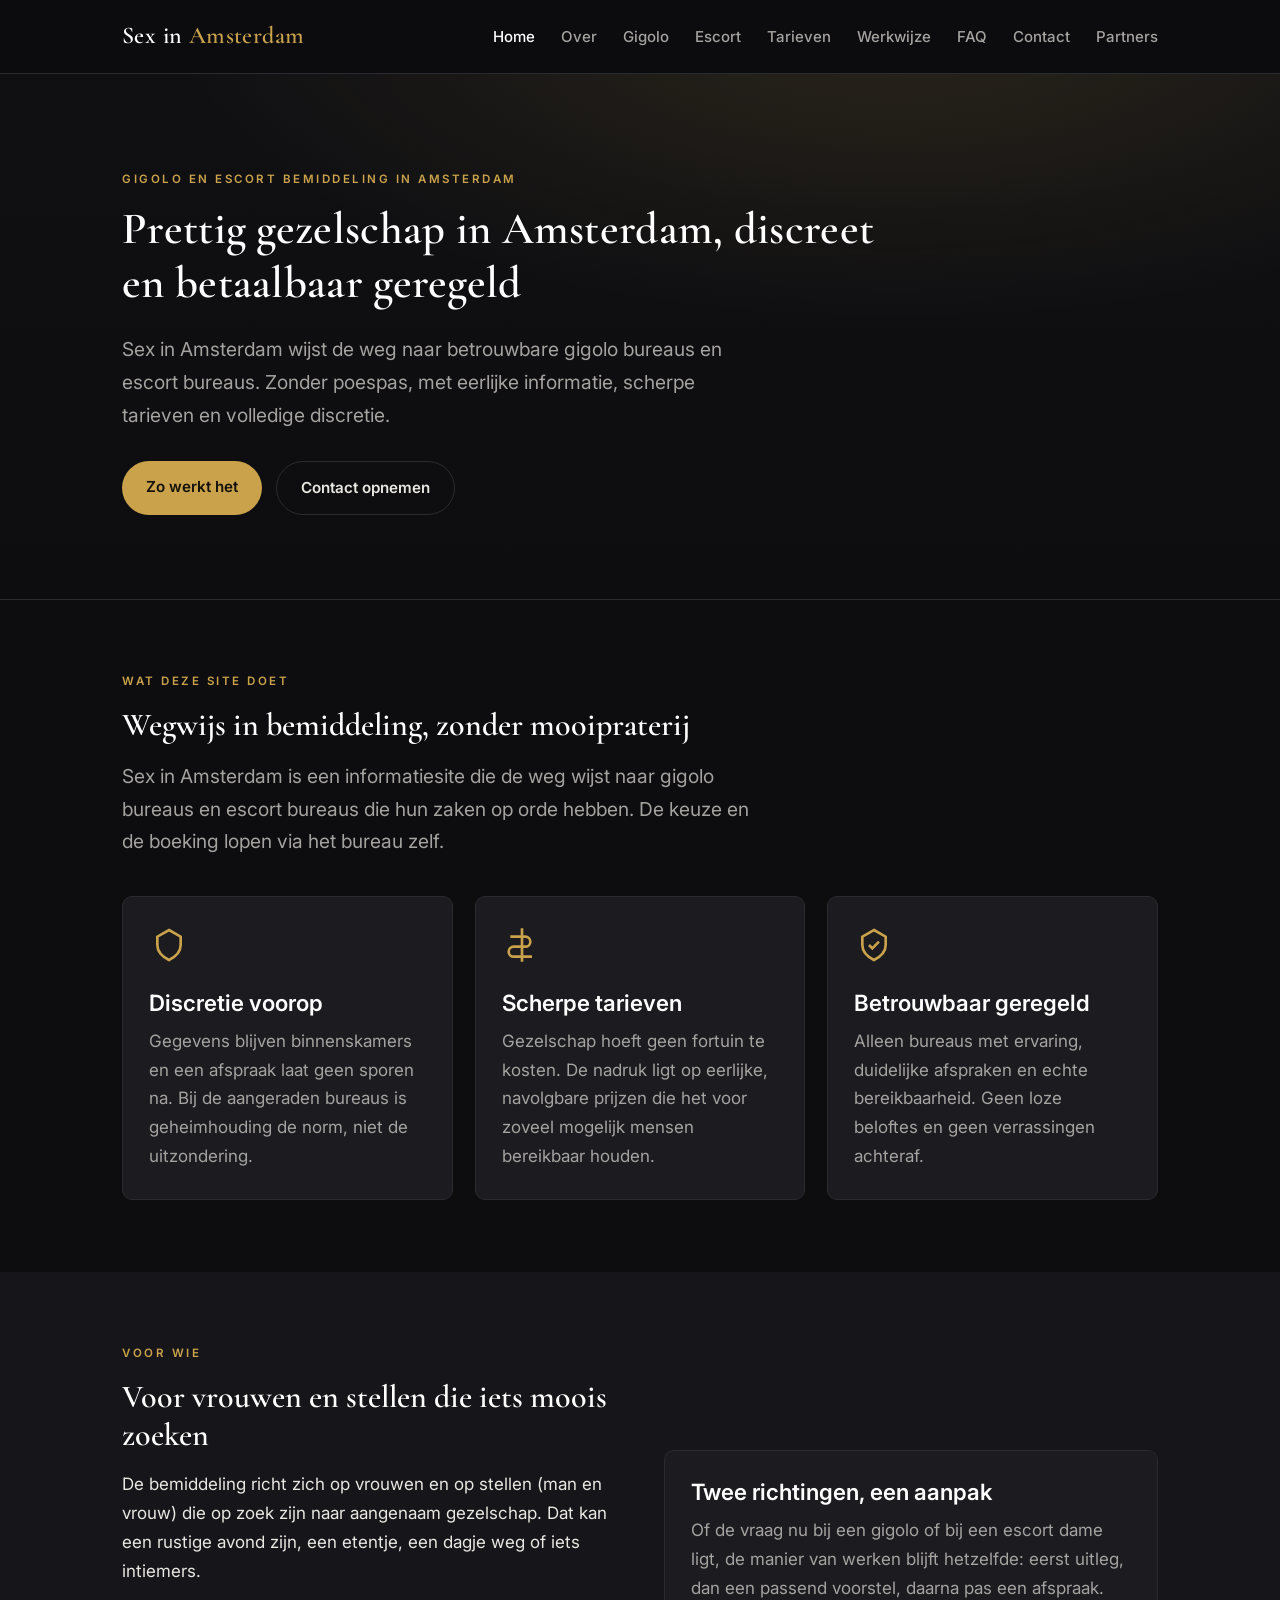
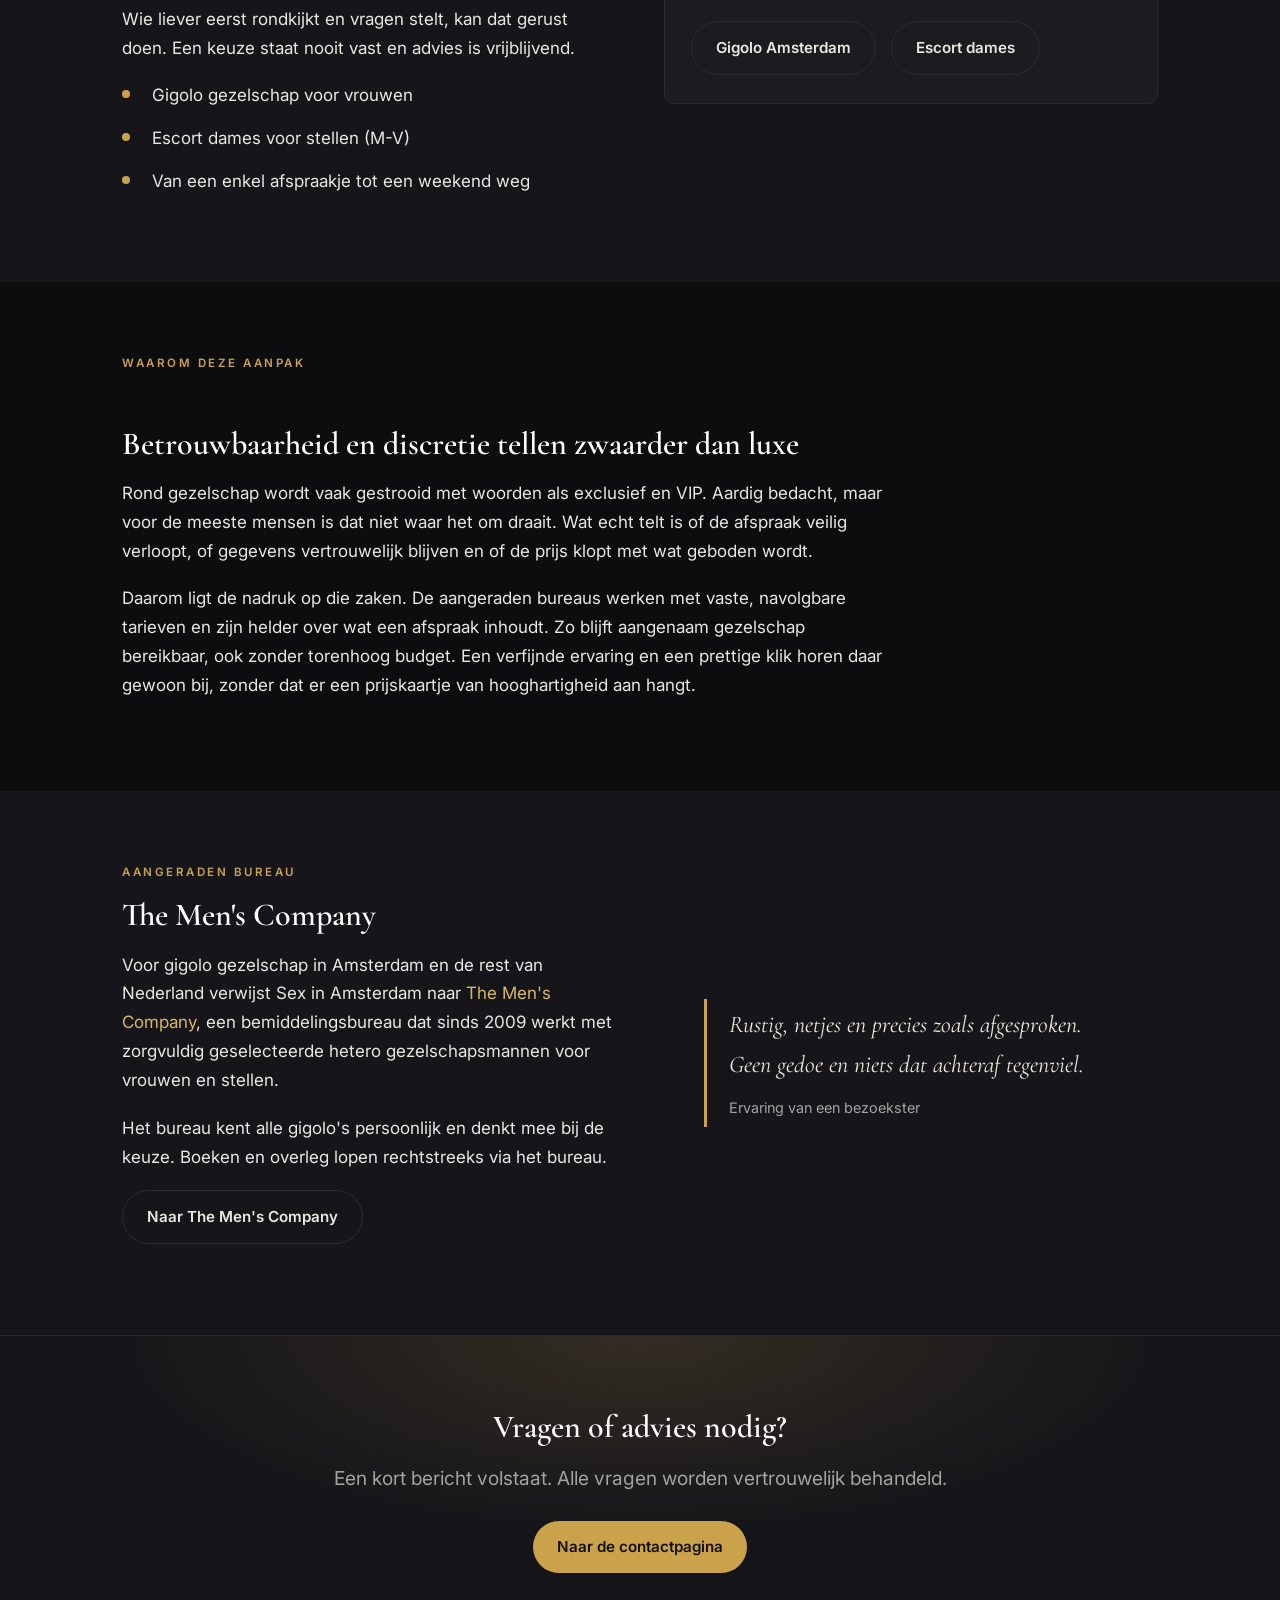
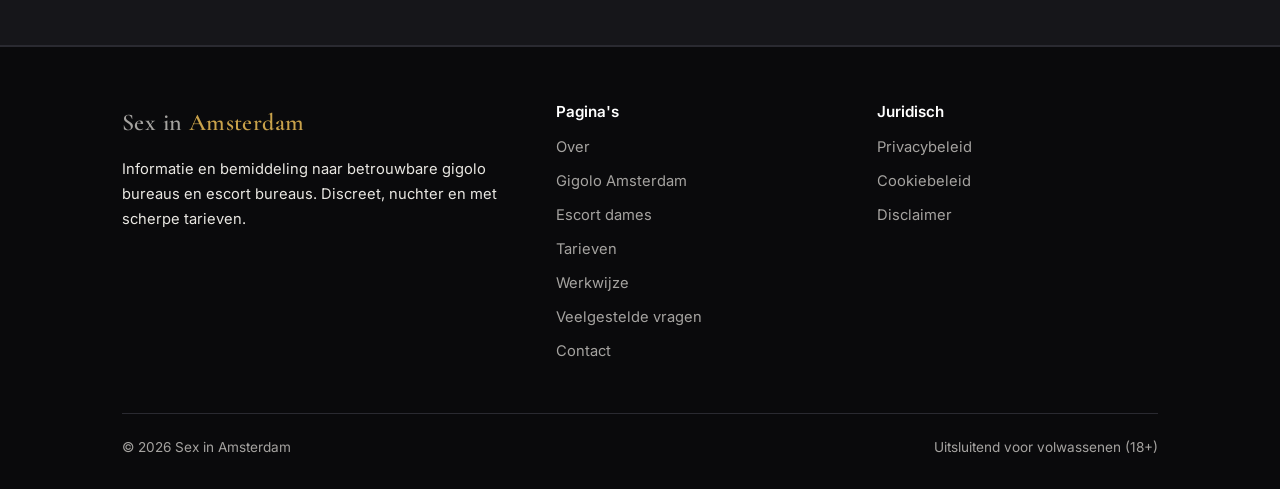
<file: index.html>
<!DOCTYPE html>
<html lang="nl">
<head>
<meta charset="utf-8">
<meta name="viewport" content="width=device-width, initial-scale=1">
<title>Sex in Amsterdam | Gigolo en escort bemiddeling, discreet en betaalbaar</title>
<meta name="description" content="Sex in Amsterdam wijst de weg naar betrouwbare gigolo bureaus en escort bureaus. Eerlijke informatie, scherpe tarieven en volledige discretie. Voor vrouwen en stellen.">
<link rel="canonical" href="https://sex-in-amsterdam.nl/">
<meta property="og:title" content="Sex in Amsterdam | Gigolo en escort bemiddeling">
<meta property="og:description" content="Betrouwbare gigolo en escort bemiddeling in Amsterdam. Discreet, nuchter en met scherpe tarieven.">
<meta property="og:type" content="website">
<meta property="og:locale" content="nl_NL">
<meta property="og:url" content="https://sex-in-amsterdam.nl/">
<meta name="robots" content="index, follow">
<link rel="icon" href="/assets/favicon.svg" type="image/svg+xml">
<link rel="preconnect" href="https://fonts.googleapis.com">
<link rel="preconnect" href="https://fonts.gstatic.com" crossorigin>
<link href="https://fonts.googleapis.com/css2?family=Cormorant+Garamond:wght@500;600&family=Inter:wght@400;500;600&display=swap" rel="stylesheet">
<link rel="stylesheet" href="/assets/styles.css">
</head>
<body>
<header class="site-header">
  <nav class="nav">
    <a href="/" class="brand">Sex in <span>Amsterdam</span></a>
    <button class="nav-toggle" aria-label="Menu" aria-expanded="false">Menu</button>
    <ul class="nav-links">
      <li><a href="/" class="active">Home</a></li>
      <li><a href="/over.html">Over</a></li>
      <li><a href="/gigolo-amsterdam.html">Gigolo</a></li>
      <li><a href="/escort-amsterdam.html">Escort</a></li>
      <li><a href="/tarieven.html">Tarieven</a></li>
      <li><a href="/werkwijze.html">Werkwijze</a></li>
      <li><a href="/faq.html">FAQ</a></li>
      <li><a href="/contact.html">Contact</a></li><li><a href="/partners.html">Partners</a></li>
    </ul>
  </nav>
</header>

<section class="hero">
  <div class="container">
    <p class="eyebrow">Gigolo en escort bemiddeling in Amsterdam</p>
    <h1>Prettig gezelschap in Amsterdam, discreet en betaalbaar geregeld</h1>
    <p class="lead">Sex in Amsterdam wijst de weg naar betrouwbare gigolo bureaus en escort bureaus. Zonder poespas, met eerlijke informatie, scherpe tarieven en volledige discretie.</p>
    <div class="hero-actions">
      <a href="/werkwijze.html" class="btn btn-primary">Zo werkt het</a>
      <a href="/contact.html" class="btn btn-ghost">Contact opnemen</a>
    </div>
  </div>
</section>

<section class="section">
  <div class="container">
    <p class="eyebrow">Wat deze site doet</p>
    <h2>Wegwijs in bemiddeling, zonder mooipraterij</h2>
    <p class="lead" style="margin-bottom:38px;">Sex in Amsterdam is een informatiesite die de weg wijst naar gigolo bureaus en escort bureaus die hun zaken op orde hebben. De keuze en de boeking lopen via het bureau zelf.</p>
    <div class="grid grid-3">
      <div class="card">
        <svg class="icon" viewBox="0 0 24 24" fill="none" stroke="currentColor" stroke-width="1.6"><path d="M12 3l7 4v5c0 4-3 7-7 9-4-2-7-5-7-9V7l7-4z"/></svg>
        <h3>Discretie voorop</h3>
        <p>Gegevens blijven binnenskamers en een afspraak laat geen sporen na. Bij de aangeraden bureaus is geheimhouding de norm, niet de uitzondering.</p>
      </div>
      <div class="card">
        <svg class="icon" viewBox="0 0 24 24" fill="none" stroke="currentColor" stroke-width="1.6"><path d="M12 2v20M5 7h9a3 3 0 010 6H7a3 3 0 000 6h11"/></svg>
        <h3>Scherpe tarieven</h3>
        <p>Gezelschap hoeft geen fortuin te kosten. De nadruk ligt op eerlijke, navolgbare prijzen die het voor zoveel mogelijk mensen bereikbaar houden.</p>
      </div>
      <div class="card">
        <svg class="icon" viewBox="0 0 24 24" fill="none" stroke="currentColor" stroke-width="1.6"><path d="M9 12l2 2 4-4M12 3l7 4v5c0 4-3 7-7 9-4-2-7-5-7-9V7l7-4z"/></svg>
        <h3>Betrouwbaar geregeld</h3>
        <p>Alleen bureaus met ervaring, duidelijke afspraken en echte bereikbaarheid. Geen loze beloftes en geen verrassingen achteraf.</p>
      </div>
    </div>
  </div>
</section>

<section class="section section-soft">
  <div class="container split">
    <div>
      <p class="eyebrow">Voor wie</p>
      <h2>Voor vrouwen en stellen die iets moois zoeken</h2>
      <p>De bemiddeling richt zich op vrouwen en op stellen (man en vrouw) die op zoek zijn naar aangenaam gezelschap. Dat kan een rustige avond zijn, een etentje, een dagje weg of iets intiemers.</p>
      <p>Wie liever eerst rondkijkt en vragen stelt, kan dat gerust doen. Een keuze staat nooit vast en advies is vrijblijvend.</p>
      <ul class="checklist">
        <li>Gigolo gezelschap voor vrouwen</li>
        <li>Escort dames voor stellen (M-V)</li>
        <li>Van een enkel afspraakje tot een weekend weg</li>
      </ul>
    </div>
    <div>
      <div class="card">
        <h3>Twee richtingen, een aanpak</h3>
        <p style="margin-bottom:18px;">Of de vraag nu bij een gigolo of bij een escort dame ligt, de manier van werken blijft hetzelfde: eerst uitleg, dan een passend voorstel, daarna pas een afspraak.</p>
        <a href="/gigolo-amsterdam.html" class="btn btn-ghost" style="margin-right:10px;">Gigolo Amsterdam</a>
        <a href="/escort-amsterdam.html" class="btn btn-ghost">Escort dames</a>
      </div>
    </div>
  </div>
</section>

<section class="section">
  <div class="container">
    <div class="prose">
      <p class="eyebrow">Waarom deze aanpak</p>
      <h2>Betrouwbaarheid en discretie tellen zwaarder dan luxe</h2>
      <p>Rond gezelschap wordt vaak gestrooid met woorden als exclusief en VIP. Aardig bedacht, maar voor de meeste mensen is dat niet waar het om draait. Wat echt telt is of de afspraak veilig verloopt, of gegevens vertrouwelijk blijven en of de prijs klopt met wat geboden wordt.</p>
      <p>Daarom ligt de nadruk op die zaken. De aangeraden bureaus werken met vaste, navolgbare tarieven en zijn helder over wat een afspraak inhoudt. Zo blijft aangenaam gezelschap bereikbaar, ook zonder torenhoog budget. Een verfijnde ervaring en een prettige klik horen daar gewoon bij, zonder dat er een prijskaartje van hooghartigheid aan hangt.</p>
    </div>
  </div>
</section>

<section class="section section-soft">
  <div class="container split">
    <div>
      <p class="eyebrow">Aangeraden bureau</p>
      <h2>The Men's Company</h2>
      <p>Voor gigolo gezelschap in Amsterdam en de rest van Nederland verwijst Sex in Amsterdam naar <a href="https://www.gigolo-services.com/" rel="nofollow noopener" target="_blank">The Men's Company</a>, een bemiddelingsbureau dat sinds 2009 werkt met zorgvuldig geselecteerde hetero gezelschapsmannen voor vrouwen en stellen.</p>
      <p>Het bureau kent alle gigolo's persoonlijk en denkt mee bij de keuze. Boeken en overleg lopen rechtstreeks via het bureau.</p>
      <p><a href="https://www.gigolo-services.com/gigolo-amsterdam/" rel="nofollow noopener" target="_blank" class="btn btn-ghost">Naar The Men's Company</a></p>
    </div>
    <div>
      <blockquote class="quote">
        Rustig, netjes en precies zoals afgesproken. Geen gedoe en niets dat achteraf tegenviel.
        <cite>Ervaring van een bezoekster</cite>
      </blockquote>
    </div>
  </div>
</section>

<section class="section cta-band">
  <div class="container">
    <h2>Vragen of advies nodig?</h2>
    <p class="lead" style="margin:0 auto 26px;">Een kort bericht volstaat. Alle vragen worden vertrouwelijk behandeld.</p>
    <a href="/contact.html" class="btn btn-primary">Naar de contactpagina</a>
  </div>
</section>

<footer class="site-footer">
  <div class="container">
    <div class="footer-grid">
      <div>
        <a href="/" class="brand">Sex in <span>Amsterdam</span></a>
        <p style="margin-top:14px;">Informatie en bemiddeling naar betrouwbare gigolo bureaus en escort bureaus. Discreet, nuchter en met scherpe tarieven.</p>
      </div>
      <div>
        <h4>Pagina's</h4>
        <ul>
          <li><a href="/over.html">Over</a></li>
          <li><a href="/gigolo-amsterdam.html">Gigolo Amsterdam</a></li>
          <li><a href="/escort-amsterdam.html">Escort dames</a></li>
          <li><a href="/tarieven.html">Tarieven</a></li>
          <li><a href="/werkwijze.html">Werkwijze</a></li>
          <li><a href="/faq.html">Veelgestelde vragen</a></li>
          <li><a href="/contact.html">Contact</a></li>
        </ul>
      </div>
      <div>
        <h4>Juridisch</h4>
        <ul>
          <li><a href="/privacybeleid.html">Privacybeleid</a></li>
          <li><a href="/cookiebeleid.html">Cookiebeleid</a></li>
          <li><a href="/disclaimer.html">Disclaimer</a></li>
        </ul>
      </div>
    </div>
    <div class="footer-bottom">
      <span>&copy; 2026 Sex in Amsterdam</span>
      <span>Uitsluitend voor volwassenen (18+)</span>
    </div>
  </div>
</footer>
<script>
  var t = document.querySelector('.nav-toggle');
  var l = document.querySelector('.nav-links');
  if (t) t.addEventListener('click', function () {
    var open = l.classList.toggle('open');
    t.setAttribute('aria-expanded', open);
  });
</script>
</body>
</html>
</file>
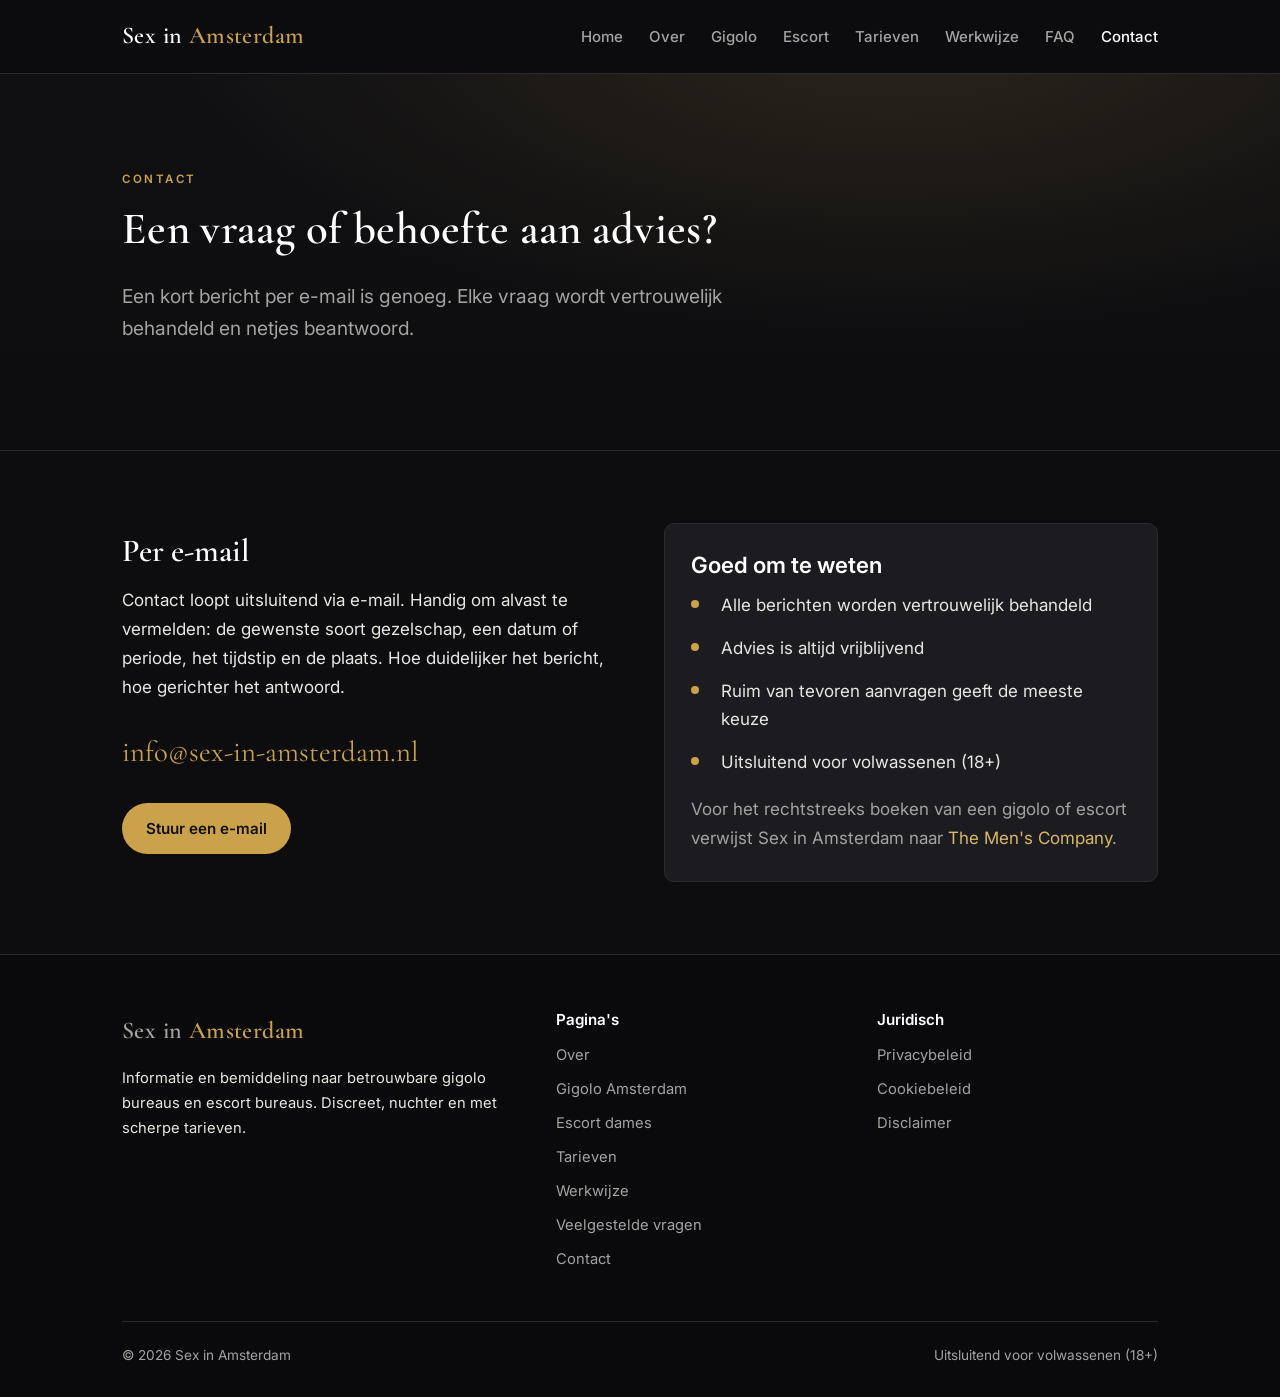
<file: contact.html>
<!DOCTYPE html>
<html lang="nl">
<head>
<meta charset="utf-8">
<meta name="viewport" content="width=device-width, initial-scale=1">
<title>Contact | Sex in Amsterdam</title>
<meta name="description" content="Contact opnemen met Sex in Amsterdam voor vragen of vrijblijvend advies over gigolo en escort bemiddeling. Alles wordt vertrouwelijk behandeld.">
<link rel="canonical" href="https://sex-in-amsterdam.nl/contact.html">
<meta property="og:title" content="Contact | Sex in Amsterdam">
<meta property="og:description" content="Vragen of vrijblijvend advies? Een kort bericht is genoeg. Vertrouwelijk behandeld.">
<meta property="og:type" content="website">
<meta property="og:locale" content="nl_NL">
<meta name="robots" content="index, follow">
<link rel="icon" href="/assets/favicon.svg" type="image/svg+xml">
<link rel="preconnect" href="https://fonts.googleapis.com">
<link rel="preconnect" href="https://fonts.gstatic.com" crossorigin>
<link href="https://fonts.googleapis.com/css2?family=Cormorant+Garamond:wght@500;600&family=Inter:wght@400;500;600&display=swap" rel="stylesheet">
<link rel="stylesheet" href="/assets/styles.css">
</head>
<body>
<header class="site-header">
  <nav class="nav">
    <a href="/" class="brand">Sex in <span>Amsterdam</span></a>
    <button class="nav-toggle" aria-label="Menu" aria-expanded="false">Menu</button>
    <ul class="nav-links">
      <li><a href="/">Home</a></li>
      <li><a href="/over.html">Over</a></li>
      <li><a href="/gigolo-amsterdam.html">Gigolo</a></li>
      <li><a href="/escort-amsterdam.html">Escort</a></li>
      <li><a href="/tarieven.html">Tarieven</a></li>
      <li><a href="/werkwijze.html">Werkwijze</a></li>
      <li><a href="/faq.html">FAQ</a></li>
      <li><a href="/contact.html" class="active">Contact</a></li>
    </ul>
  </nav>
</header>

<section class="hero">
  <div class="container">
    <p class="eyebrow">Contact</p>
    <h1>Een vraag of behoefte aan advies?</h1>
    <p class="lead">Een kort bericht per e-mail is genoeg. Elke vraag wordt vertrouwelijk behandeld en netjes beantwoord.</p>
  </div>
</section>

<section class="section">
  <div class="container">
    <div class="split">
      <div>
        <h2>Per e-mail</h2>
        <p>Contact loopt uitsluitend via e-mail. Handig om alvast te vermelden: de gewenste soort gezelschap, een datum of periode, het tijdstip en de plaats. Hoe duidelijker het bericht, hoe gerichter het antwoord.</p>
        <p style="margin-top:26px;">
          <a class="contact-mail" href="mailto:info@sex-in-amsterdam.nl">info@sex-in-amsterdam.nl</a>
        </p>
        <p style="margin-top:26px;">
          <a href="mailto:info@sex-in-amsterdam.nl" class="btn btn-primary">Stuur een e-mail</a>
        </p>
      </div>
      <div>
        <div class="card">
          <h3>Goed om te weten</h3>
          <ul class="checklist" style="margin-top:12px;">
            <li>Alle berichten worden vertrouwelijk behandeld</li>
            <li>Advies is altijd vrijblijvend</li>
            <li>Ruim van tevoren aanvragen geeft de meeste keuze</li>
            <li>Uitsluitend voor volwassenen (18+)</li>
          </ul>
          <p style="margin-top:18px;">Voor het rechtstreeks boeken van een gigolo of escort verwijst Sex in Amsterdam naar <a href="https://www.gigolo-services.com/" rel="nofollow noopener" target="_blank">The Men's Company</a>.</p>
        </div>
      </div>
    </div>
  </div>
</section>

<footer class="site-footer">
  <div class="container">
    <div class="footer-grid">
      <div>
        <a href="/" class="brand">Sex in <span>Amsterdam</span></a>
        <p style="margin-top:14px;">Informatie en bemiddeling naar betrouwbare gigolo bureaus en escort bureaus. Discreet, nuchter en met scherpe tarieven.</p>
      </div>
      <div>
        <h4>Pagina's</h4>
        <ul>
          <li><a href="/over.html">Over</a></li>
          <li><a href="/gigolo-amsterdam.html">Gigolo Amsterdam</a></li>
          <li><a href="/escort-amsterdam.html">Escort dames</a></li>
          <li><a href="/tarieven.html">Tarieven</a></li>
          <li><a href="/werkwijze.html">Werkwijze</a></li>
          <li><a href="/faq.html">Veelgestelde vragen</a></li>
          <li><a href="/contact.html">Contact</a></li>
        </ul>
      </div>
      <div>
        <h4>Juridisch</h4>
        <ul>
          <li><a href="/privacybeleid.html">Privacybeleid</a></li>
          <li><a href="/cookiebeleid.html">Cookiebeleid</a></li>
          <li><a href="/disclaimer.html">Disclaimer</a></li>
        </ul>
      </div>
    </div>
    <div class="footer-bottom">
      <span>&copy; 2026 Sex in Amsterdam</span>
      <span>Uitsluitend voor volwassenen (18+)</span>
    </div>
  </div>
</footer>
<script>
  var t = document.querySelector('.nav-toggle');
  var l = document.querySelector('.nav-links');
  if (t) t.addEventListener('click', function () {
    var open = l.classList.toggle('open');
    t.setAttribute('aria-expanded', open);
  });
</script>
</body>
</html>
</file>
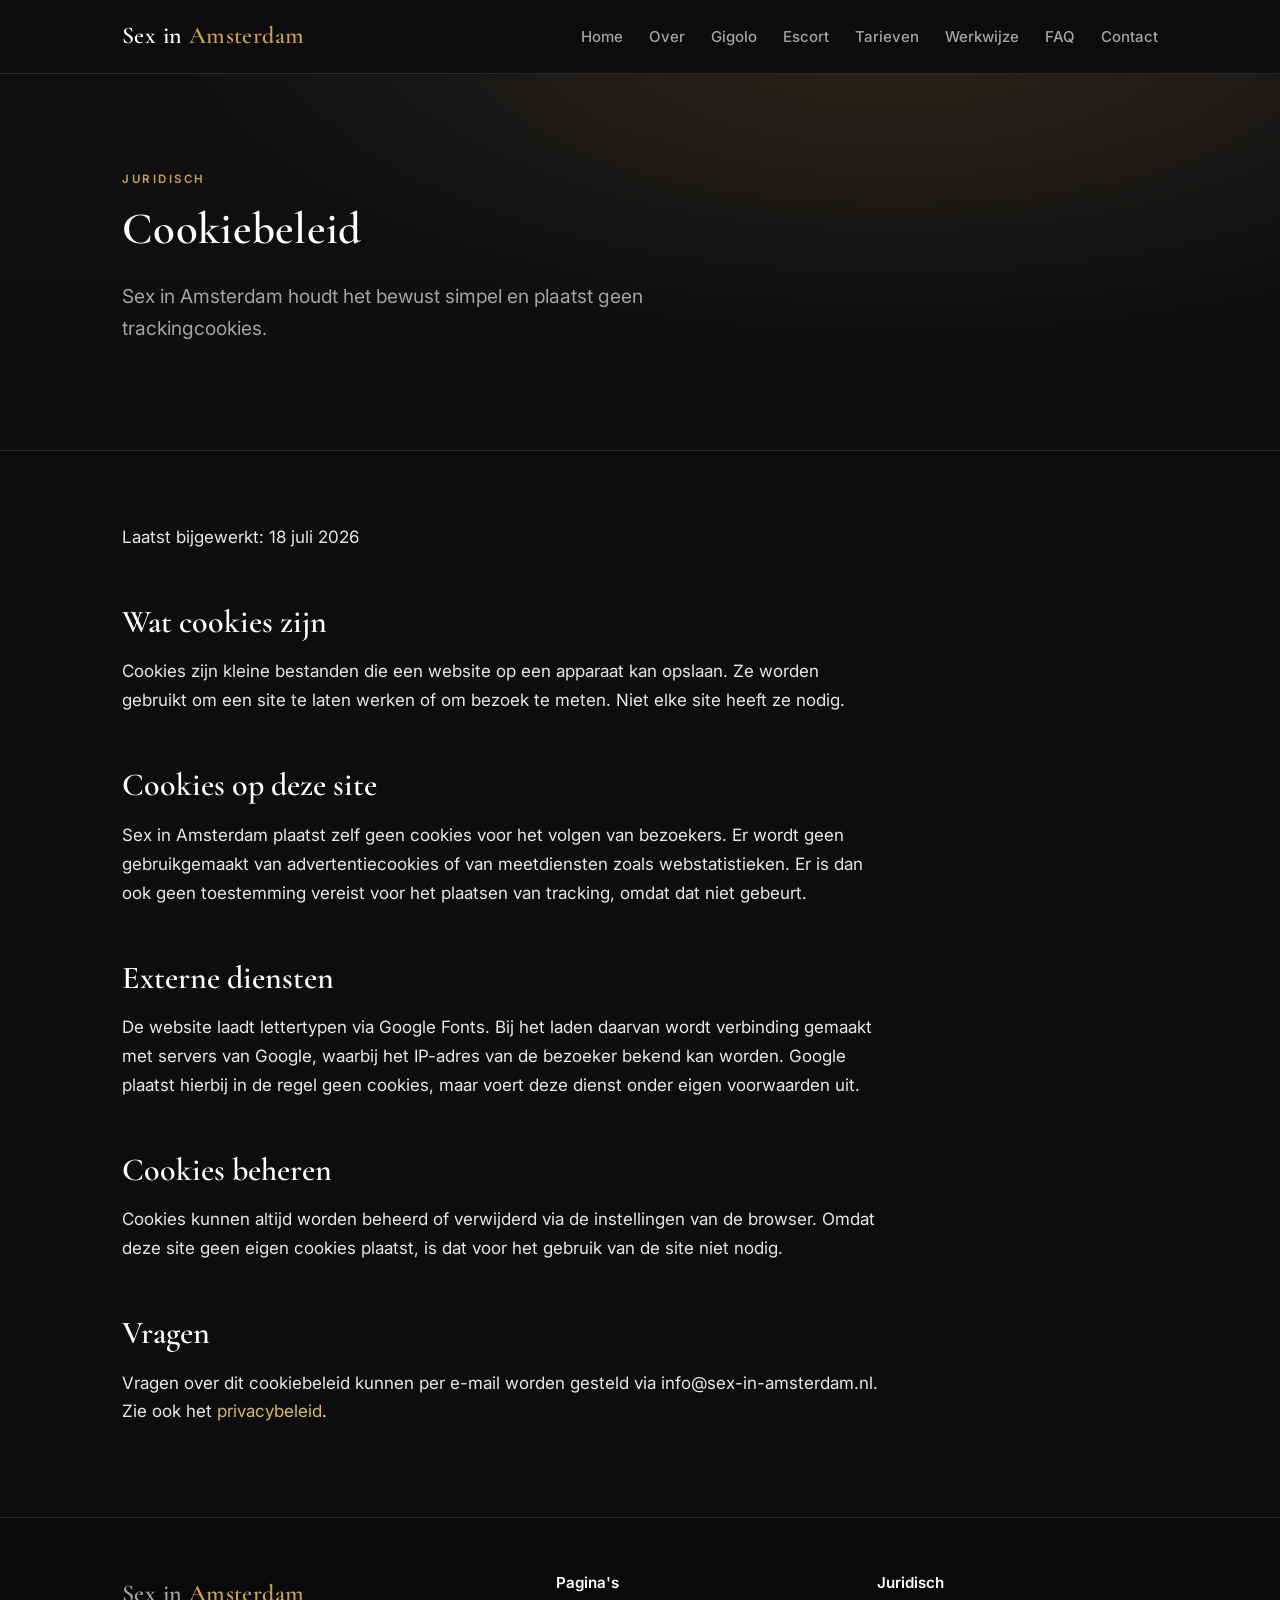
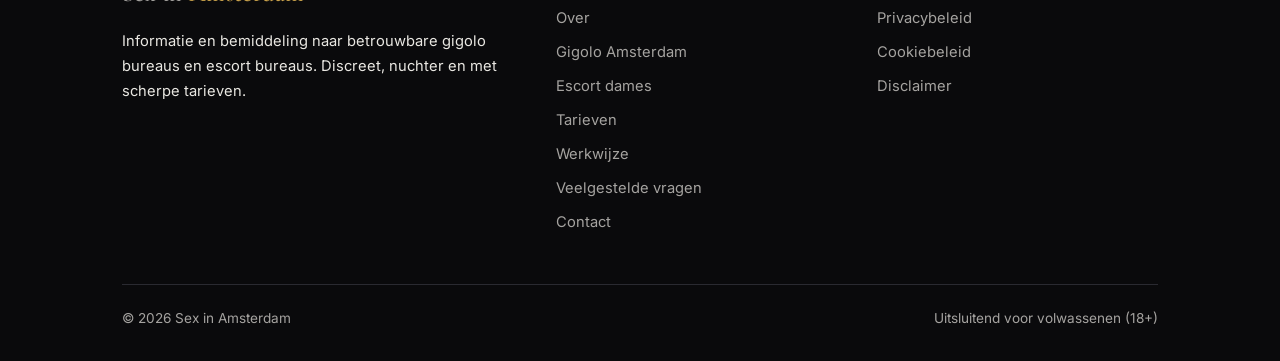
<file: cookiebeleid.html>
<!DOCTYPE html>
<html lang="nl">
<head>
<meta charset="utf-8">
<meta name="viewport" content="width=device-width, initial-scale=1">
<title>Cookiebeleid | Sex in Amsterdam</title>
<meta name="description" content="Cookiebeleid van Sex in Amsterdam: welke cookies wel en niet worden gebruikt en welke externe diensten de site laadt.">
<link rel="canonical" href="https://sex-in-amsterdam.nl/cookiebeleid.html">
<meta name="robots" content="noindex, follow">
<link rel="icon" href="/assets/favicon.svg" type="image/svg+xml">
<link rel="preconnect" href="https://fonts.googleapis.com">
<link rel="preconnect" href="https://fonts.gstatic.com" crossorigin>
<link href="https://fonts.googleapis.com/css2?family=Cormorant+Garamond:wght@500;600&family=Inter:wght@400;500;600&display=swap" rel="stylesheet">
<link rel="stylesheet" href="/assets/styles.css">
</head>
<body>
<header class="site-header">
  <nav class="nav">
    <a href="/" class="brand">Sex in <span>Amsterdam</span></a>
    <button class="nav-toggle" aria-label="Menu" aria-expanded="false">Menu</button>
    <ul class="nav-links">
      <li><a href="/">Home</a></li>
      <li><a href="/over.html">Over</a></li>
      <li><a href="/gigolo-amsterdam.html">Gigolo</a></li>
      <li><a href="/escort-amsterdam.html">Escort</a></li>
      <li><a href="/tarieven.html">Tarieven</a></li>
      <li><a href="/werkwijze.html">Werkwijze</a></li>
      <li><a href="/faq.html">FAQ</a></li>
      <li><a href="/contact.html">Contact</a></li>
    </ul>
  </nav>
</header>

<section class="hero">
  <div class="container">
    <p class="eyebrow">Juridisch</p>
    <h1>Cookiebeleid</h1>
    <p class="lead">Sex in Amsterdam houdt het bewust simpel en plaatst geen trackingcookies.</p>
  </div>
</section>

<section class="section">
  <div class="container">
    <div class="prose">
      <p>Laatst bijgewerkt: 18 juli 2026</p>

      <h2>Wat cookies zijn</h2>
      <p>Cookies zijn kleine bestanden die een website op een apparaat kan opslaan. Ze worden gebruikt om een site te laten werken of om bezoek te meten. Niet elke site heeft ze nodig.</p>

      <h2>Cookies op deze site</h2>
      <p>Sex in Amsterdam plaatst zelf geen cookies voor het volgen van bezoekers. Er wordt geen gebruikgemaakt van advertentiecookies of van meetdiensten zoals webstatistieken. Er is dan ook geen toestemming vereist voor het plaatsen van tracking, omdat dat niet gebeurt.</p>

      <h2>Externe diensten</h2>
      <p>De website laadt lettertypen via Google Fonts. Bij het laden daarvan wordt verbinding gemaakt met servers van Google, waarbij het IP-adres van de bezoeker bekend kan worden. Google plaatst hierbij in de regel geen cookies, maar voert deze dienst onder eigen voorwaarden uit.</p>

      <h2>Cookies beheren</h2>
      <p>Cookies kunnen altijd worden beheerd of verwijderd via de instellingen van de browser. Omdat deze site geen eigen cookies plaatst, is dat voor het gebruik van de site niet nodig.</p>

      <h2>Vragen</h2>
      <p>Vragen over dit cookiebeleid kunnen per e-mail worden gesteld via info@sex-in-amsterdam.nl. Zie ook het <a href="/privacybeleid.html">privacybeleid</a>.</p>
    </div>
  </div>
</section>

<footer class="site-footer">
  <div class="container">
    <div class="footer-grid">
      <div>
        <a href="/" class="brand">Sex in <span>Amsterdam</span></a>
        <p style="margin-top:14px;">Informatie en bemiddeling naar betrouwbare gigolo bureaus en escort bureaus. Discreet, nuchter en met scherpe tarieven.</p>
      </div>
      <div>
        <h4>Pagina's</h4>
        <ul>
          <li><a href="/over.html">Over</a></li>
          <li><a href="/gigolo-amsterdam.html">Gigolo Amsterdam</a></li>
          <li><a href="/escort-amsterdam.html">Escort dames</a></li>
          <li><a href="/tarieven.html">Tarieven</a></li>
          <li><a href="/werkwijze.html">Werkwijze</a></li>
          <li><a href="/faq.html">Veelgestelde vragen</a></li>
          <li><a href="/contact.html">Contact</a></li>
        </ul>
      </div>
      <div>
        <h4>Juridisch</h4>
        <ul>
          <li><a href="/privacybeleid.html">Privacybeleid</a></li>
          <li><a href="/cookiebeleid.html">Cookiebeleid</a></li>
          <li><a href="/disclaimer.html">Disclaimer</a></li>
        </ul>
      </div>
    </div>
    <div class="footer-bottom">
      <span>&copy; 2026 Sex in Amsterdam</span>
      <span>Uitsluitend voor volwassenen (18+)</span>
    </div>
  </div>
</footer>
<script>
  var t = document.querySelector('.nav-toggle');
  var l = document.querySelector('.nav-links');
  if (t) t.addEventListener('click', function () {
    var open = l.classList.toggle('open');
    t.setAttribute('aria-expanded', open);
  });
</script>
</body>
</html>
</file>
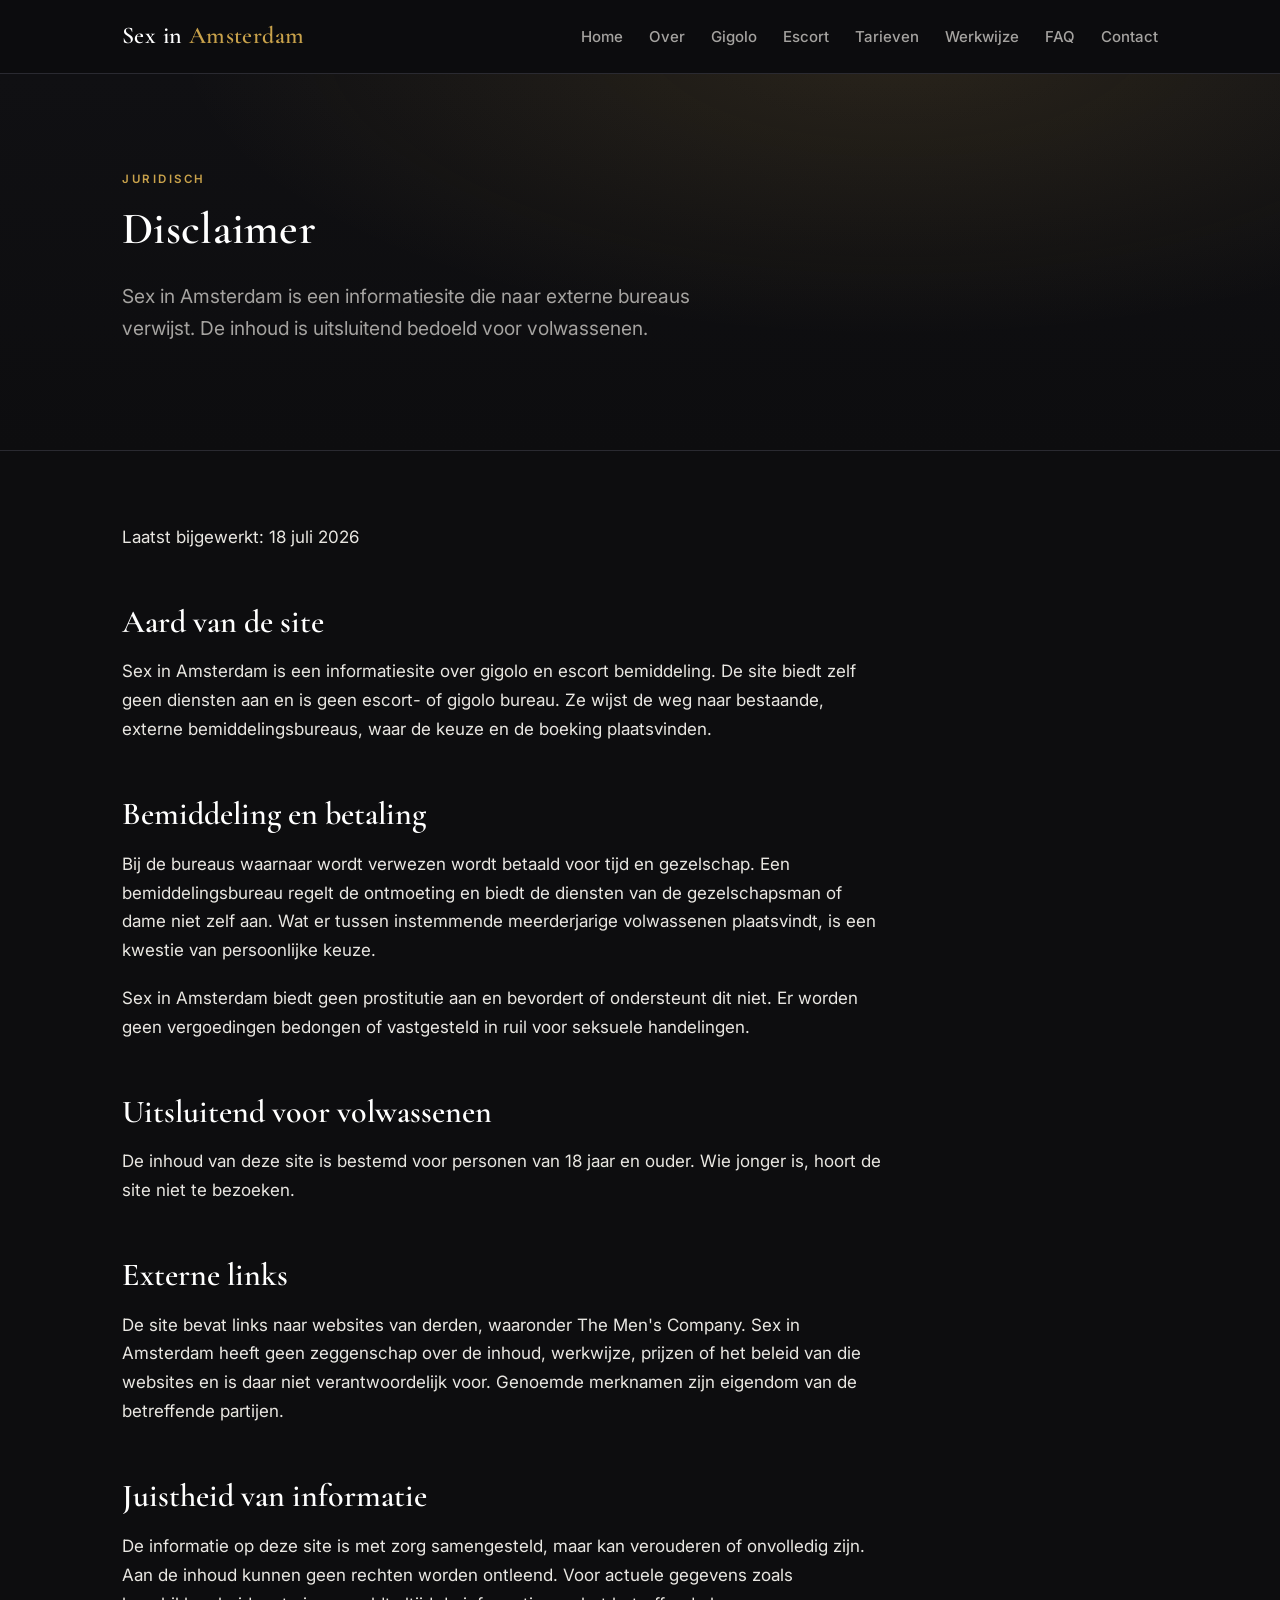
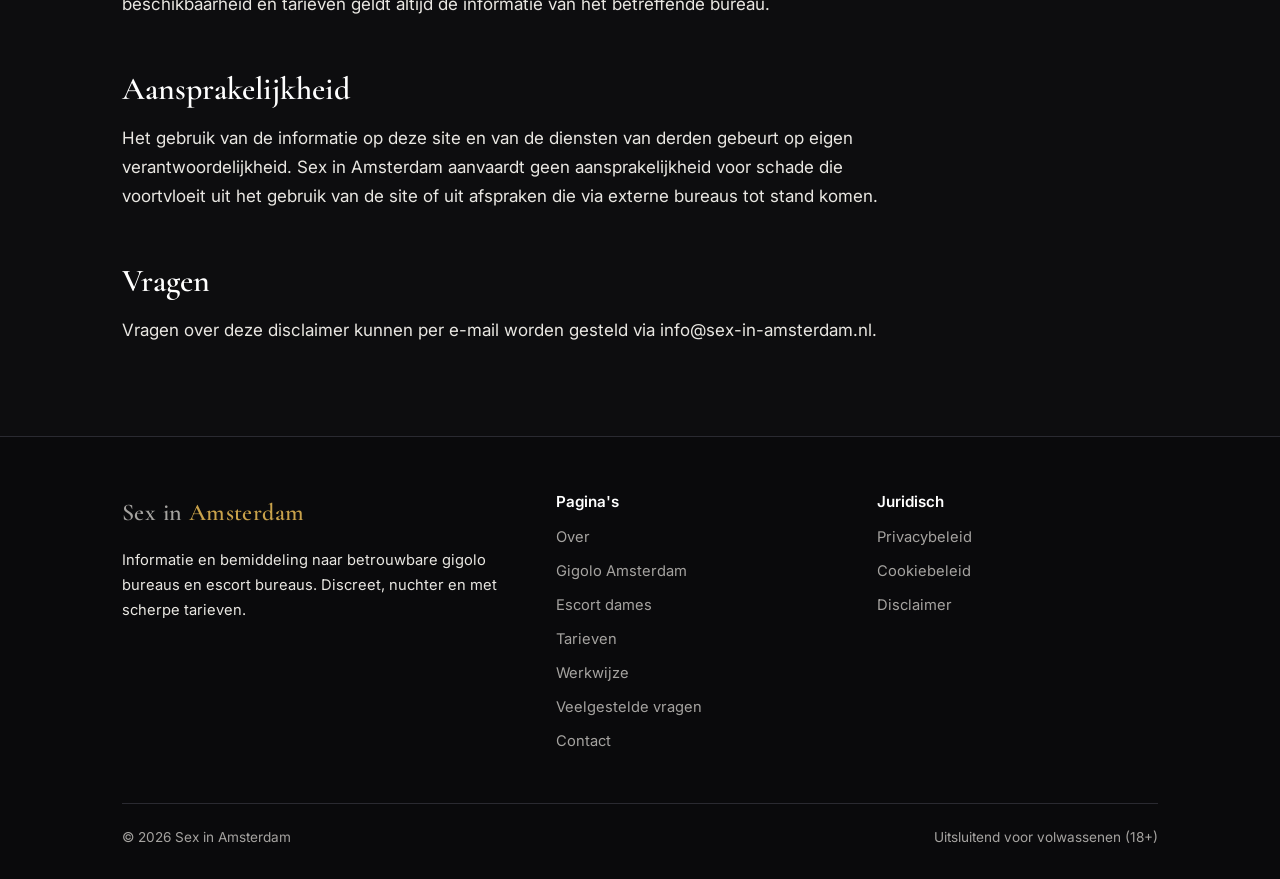
<file: disclaimer.html>
<!DOCTYPE html>
<html lang="nl">
<head>
<meta charset="utf-8">
<meta name="viewport" content="width=device-width, initial-scale=1">
<title>Disclaimer | Sex in Amsterdam</title>
<meta name="description" content="Disclaimer van Sex in Amsterdam: de site is een informatiesite en bemiddelt naar externe bureaus. Uitsluitend voor volwassenen.">
<link rel="canonical" href="https://sex-in-amsterdam.nl/disclaimer.html">
<meta name="robots" content="noindex, follow">
<link rel="icon" href="/assets/favicon.svg" type="image/svg+xml">
<link rel="preconnect" href="https://fonts.googleapis.com">
<link rel="preconnect" href="https://fonts.gstatic.com" crossorigin>
<link href="https://fonts.googleapis.com/css2?family=Cormorant+Garamond:wght@500;600&family=Inter:wght@400;500;600&display=swap" rel="stylesheet">
<link rel="stylesheet" href="/assets/styles.css">
</head>
<body>
<header class="site-header">
  <nav class="nav">
    <a href="/" class="brand">Sex in <span>Amsterdam</span></a>
    <button class="nav-toggle" aria-label="Menu" aria-expanded="false">Menu</button>
    <ul class="nav-links">
      <li><a href="/">Home</a></li>
      <li><a href="/over.html">Over</a></li>
      <li><a href="/gigolo-amsterdam.html">Gigolo</a></li>
      <li><a href="/escort-amsterdam.html">Escort</a></li>
      <li><a href="/tarieven.html">Tarieven</a></li>
      <li><a href="/werkwijze.html">Werkwijze</a></li>
      <li><a href="/faq.html">FAQ</a></li>
      <li><a href="/contact.html">Contact</a></li>
    </ul>
  </nav>
</header>

<section class="hero">
  <div class="container">
    <p class="eyebrow">Juridisch</p>
    <h1>Disclaimer</h1>
    <p class="lead">Sex in Amsterdam is een informatiesite die naar externe bureaus verwijst. De inhoud is uitsluitend bedoeld voor volwassenen.</p>
  </div>
</section>

<section class="section">
  <div class="container">
    <div class="prose">
      <p>Laatst bijgewerkt: 18 juli 2026</p>

      <h2>Aard van de site</h2>
      <p>Sex in Amsterdam is een informatiesite over gigolo en escort bemiddeling. De site biedt zelf geen diensten aan en is geen escort- of gigolo bureau. Ze wijst de weg naar bestaande, externe bemiddelingsbureaus, waar de keuze en de boeking plaatsvinden.</p>

      <h2>Bemiddeling en betaling</h2>
      <p>Bij de bureaus waarnaar wordt verwezen wordt betaald voor tijd en gezelschap. Een bemiddelingsbureau regelt de ontmoeting en biedt de diensten van de gezelschapsman of dame niet zelf aan. Wat er tussen instemmende meerderjarige volwassenen plaatsvindt, is een kwestie van persoonlijke keuze.</p>
      <p>Sex in Amsterdam biedt geen prostitutie aan en bevordert of ondersteunt dit niet. Er worden geen vergoedingen bedongen of vastgesteld in ruil voor seksuele handelingen.</p>

      <h2>Uitsluitend voor volwassenen</h2>
      <p>De inhoud van deze site is bestemd voor personen van 18 jaar en ouder. Wie jonger is, hoort de site niet te bezoeken.</p>

      <h2>Externe links</h2>
      <p>De site bevat links naar websites van derden, waaronder The Men's Company. Sex in Amsterdam heeft geen zeggenschap over de inhoud, werkwijze, prijzen of het beleid van die websites en is daar niet verantwoordelijk voor. Genoemde merknamen zijn eigendom van de betreffende partijen.</p>

      <h2>Juistheid van informatie</h2>
      <p>De informatie op deze site is met zorg samengesteld, maar kan verouderen of onvolledig zijn. Aan de inhoud kunnen geen rechten worden ontleend. Voor actuele gegevens zoals beschikbaarheid en tarieven geldt altijd de informatie van het betreffende bureau.</p>

      <h2>Aansprakelijkheid</h2>
      <p>Het gebruik van de informatie op deze site en van de diensten van derden gebeurt op eigen verantwoordelijkheid. Sex in Amsterdam aanvaardt geen aansprakelijkheid voor schade die voortvloeit uit het gebruik van de site of uit afspraken die via externe bureaus tot stand komen.</p>

      <h2>Vragen</h2>
      <p>Vragen over deze disclaimer kunnen per e-mail worden gesteld via info@sex-in-amsterdam.nl.</p>
    </div>
  </div>
</section>

<footer class="site-footer">
  <div class="container">
    <div class="footer-grid">
      <div>
        <a href="/" class="brand">Sex in <span>Amsterdam</span></a>
        <p style="margin-top:14px;">Informatie en bemiddeling naar betrouwbare gigolo bureaus en escort bureaus. Discreet, nuchter en met scherpe tarieven.</p>
      </div>
      <div>
        <h4>Pagina's</h4>
        <ul>
          <li><a href="/over.html">Over</a></li>
          <li><a href="/gigolo-amsterdam.html">Gigolo Amsterdam</a></li>
          <li><a href="/escort-amsterdam.html">Escort dames</a></li>
          <li><a href="/tarieven.html">Tarieven</a></li>
          <li><a href="/werkwijze.html">Werkwijze</a></li>
          <li><a href="/faq.html">Veelgestelde vragen</a></li>
          <li><a href="/contact.html">Contact</a></li>
        </ul>
      </div>
      <div>
        <h4>Juridisch</h4>
        <ul>
          <li><a href="/privacybeleid.html">Privacybeleid</a></li>
          <li><a href="/cookiebeleid.html">Cookiebeleid</a></li>
          <li><a href="/disclaimer.html">Disclaimer</a></li>
        </ul>
      </div>
    </div>
    <div class="footer-bottom">
      <span>&copy; 2026 Sex in Amsterdam</span>
      <span>Uitsluitend voor volwassenen (18+)</span>
    </div>
  </div>
</footer>
<script>
  var t = document.querySelector('.nav-toggle');
  var l = document.querySelector('.nav-links');
  if (t) t.addEventListener('click', function () {
    var open = l.classList.toggle('open');
    t.setAttribute('aria-expanded', open);
  });
</script>
</body>
</html>
</file>
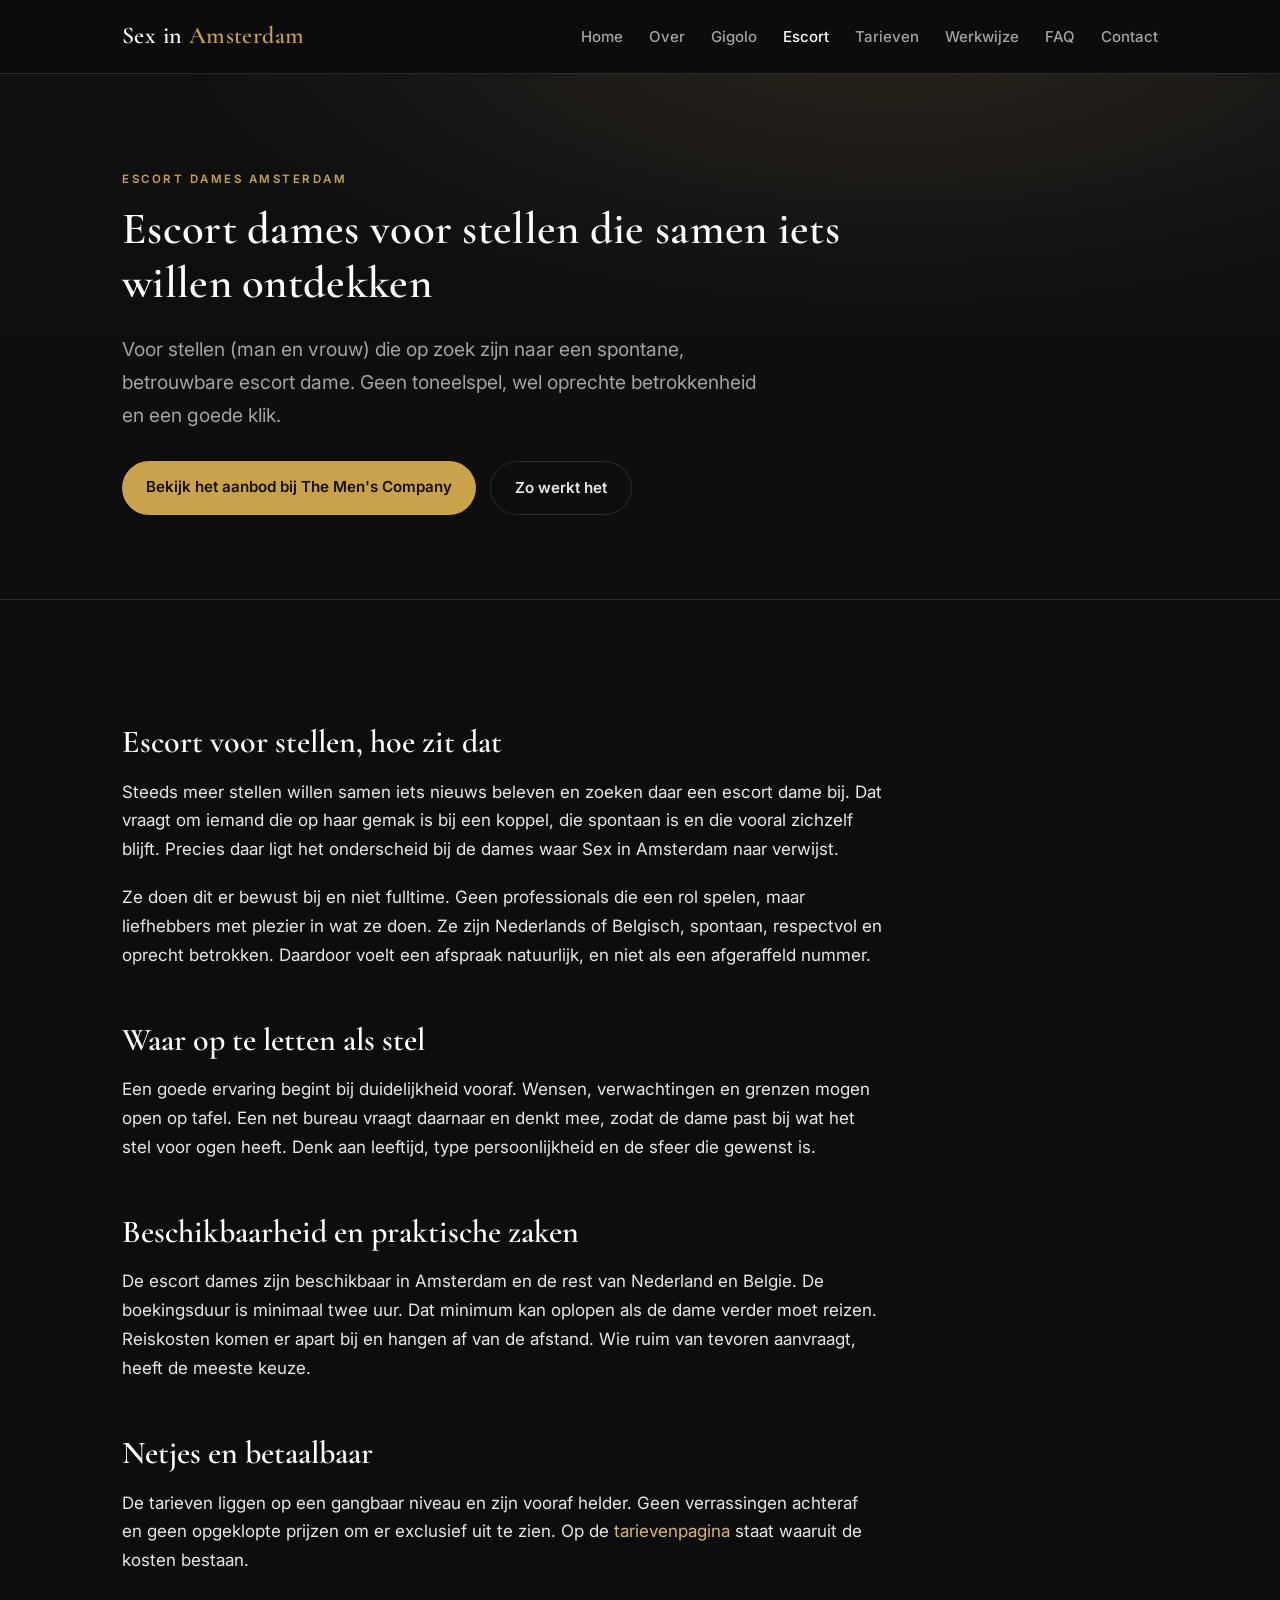
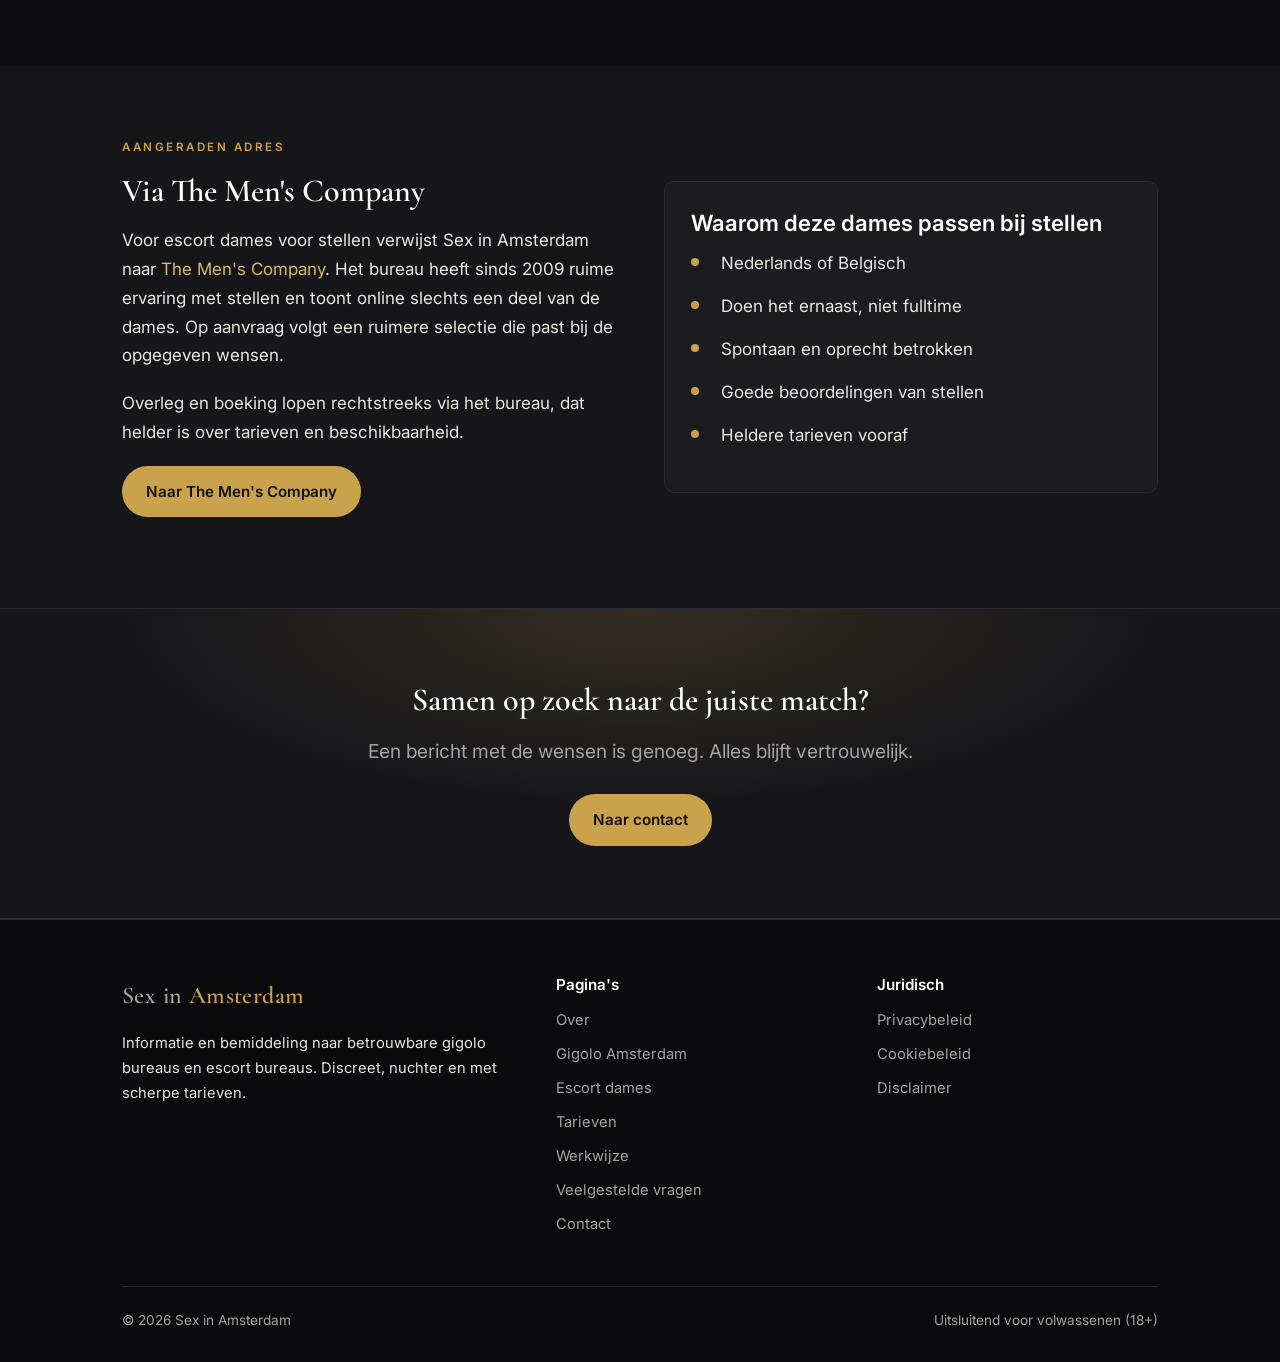
<file: escort-amsterdam.html>
<!DOCTYPE html>
<html lang="nl">
<head>
<meta charset="utf-8">
<meta name="viewport" content="width=device-width, initial-scale=1">
<title>Escort dames Amsterdam | Spontane escort voor stellen (M-V)</title>
<meta name="description" content="Escort dames in Amsterdam voor stellen die samen iets nieuws willen ervaren. Spontaan, discreet en met heldere tarieven. Doorverwijzing naar The Men's Company.">
<link rel="canonical" href="https://sex-in-amsterdam.nl/escort-amsterdam.html">
<meta property="og:title" content="Escort dames Amsterdam voor stellen">
<meta property="og:description" content="Spontane, betrouwbare escort dames voor stellen (M-V) in Amsterdam. Discreet en betaalbaar.">
<meta property="og:type" content="website">
<meta property="og:locale" content="nl_NL">
<meta name="robots" content="index, follow">
<link rel="icon" href="/assets/favicon.svg" type="image/svg+xml">
<link rel="preconnect" href="https://fonts.googleapis.com">
<link rel="preconnect" href="https://fonts.gstatic.com" crossorigin>
<link href="https://fonts.googleapis.com/css2?family=Cormorant+Garamond:wght@500;600&family=Inter:wght@400;500;600&display=swap" rel="stylesheet">
<link rel="stylesheet" href="/assets/styles.css">
</head>
<body>
<header class="site-header">
  <nav class="nav">
    <a href="/" class="brand">Sex in <span>Amsterdam</span></a>
    <button class="nav-toggle" aria-label="Menu" aria-expanded="false">Menu</button>
    <ul class="nav-links">
      <li><a href="/">Home</a></li>
      <li><a href="/over.html">Over</a></li>
      <li><a href="/gigolo-amsterdam.html">Gigolo</a></li>
      <li><a href="/escort-amsterdam.html" class="active">Escort</a></li>
      <li><a href="/tarieven.html">Tarieven</a></li>
      <li><a href="/werkwijze.html">Werkwijze</a></li>
      <li><a href="/faq.html">FAQ</a></li>
      <li><a href="/contact.html">Contact</a></li>
    </ul>
  </nav>
</header>

<section class="hero">
  <div class="container">
    <p class="eyebrow">Escort dames Amsterdam</p>
    <h1>Escort dames voor stellen die samen iets willen ontdekken</h1>
    <p class="lead">Voor stellen (man en vrouw) die op zoek zijn naar een spontane, betrouwbare escort dame. Geen toneelspel, wel oprechte betrokkenheid en een goede klik.</p>
    <div class="hero-actions">
      <a href="https://www.gigolo-services.com/escorts/vrouwen/" rel="nofollow noopener" target="_blank" class="btn btn-primary">Bekijk het aanbod bij The Men's Company</a>
      <a href="/werkwijze.html" class="btn btn-ghost">Zo werkt het</a>
    </div>
  </div>
</section>

<section class="section">
  <div class="container">
    <div class="prose">
      <h2>Escort voor stellen, hoe zit dat</h2>
      <p>Steeds meer stellen willen samen iets nieuws beleven en zoeken daar een escort dame bij. Dat vraagt om iemand die op haar gemak is bij een koppel, die spontaan is en die vooral zichzelf blijft. Precies daar ligt het onderscheid bij de dames waar Sex in Amsterdam naar verwijst.</p>
      <p>Ze doen dit er bewust bij en niet fulltime. Geen professionals die een rol spelen, maar liefhebbers met plezier in wat ze doen. Ze zijn Nederlands of Belgisch, spontaan, respectvol en oprecht betrokken. Daardoor voelt een afspraak natuurlijk, en niet als een afgeraffeld nummer.</p>

      <h2>Waar op te letten als stel</h2>
      <p>Een goede ervaring begint bij duidelijkheid vooraf. Wensen, verwachtingen en grenzen mogen open op tafel. Een net bureau vraagt daarnaar en denkt mee, zodat de dame past bij wat het stel voor ogen heeft. Denk aan leeftijd, type persoonlijkheid en de sfeer die gewenst is.</p>

      <h2>Beschikbaarheid en praktische zaken</h2>
      <p>De escort dames zijn beschikbaar in Amsterdam en de rest van Nederland en Belgie. De boekingsduur is minimaal twee uur. Dat minimum kan oplopen als de dame verder moet reizen. Reiskosten komen er apart bij en hangen af van de afstand. Wie ruim van tevoren aanvraagt, heeft de meeste keuze.</p>

      <h2>Netjes en betaalbaar</h2>
      <p>De tarieven liggen op een gangbaar niveau en zijn vooraf helder. Geen verrassingen achteraf en geen opgeklopte prijzen om er exclusief uit te zien. Op de <a href="/tarieven.html">tarievenpagina</a> staat waaruit de kosten bestaan.</p>
    </div>
  </div>
</section>

<section class="section section-soft">
  <div class="container split">
    <div>
      <p class="eyebrow">Aangeraden adres</p>
      <h2>Via The Men's Company</h2>
      <p>Voor escort dames voor stellen verwijst Sex in Amsterdam naar <a href="https://www.gigolo-services.com/escorts/vrouwen/" rel="nofollow noopener" target="_blank">The Men's Company</a>. Het bureau heeft sinds 2009 ruime ervaring met stellen en toont online slechts een deel van de dames. Op aanvraag volgt een ruimere selectie die past bij de opgegeven wensen.</p>
      <p>Overleg en boeking lopen rechtstreeks via het bureau, dat helder is over tarieven en beschikbaarheid.</p>
      <p><a href="https://www.gigolo-services.com/escorts/vrouwen/" rel="nofollow noopener" target="_blank" class="btn btn-primary">Naar The Men's Company</a></p>
    </div>
    <div>
      <div class="card">
        <h3>Waarom deze dames passen bij stellen</h3>
        <ul class="checklist" style="margin-top:12px;">
          <li>Nederlands of Belgisch</li>
          <li>Doen het ernaast, niet fulltime</li>
          <li>Spontaan en oprecht betrokken</li>
          <li>Goede beoordelingen van stellen</li>
          <li>Heldere tarieven vooraf</li>
        </ul>
      </div>
    </div>
  </div>
</section>

<section class="section cta-band">
  <div class="container">
    <h2>Samen op zoek naar de juiste match?</h2>
    <p class="lead" style="margin:0 auto 26px;">Een bericht met de wensen is genoeg. Alles blijft vertrouwelijk.</p>
    <a href="/contact.html" class="btn btn-primary">Naar contact</a>
  </div>
</section>

<footer class="site-footer">
  <div class="container">
    <div class="footer-grid">
      <div>
        <a href="/" class="brand">Sex in <span>Amsterdam</span></a>
        <p style="margin-top:14px;">Informatie en bemiddeling naar betrouwbare gigolo bureaus en escort bureaus. Discreet, nuchter en met scherpe tarieven.</p>
      </div>
      <div>
        <h4>Pagina's</h4>
        <ul>
          <li><a href="/over.html">Over</a></li>
          <li><a href="/gigolo-amsterdam.html">Gigolo Amsterdam</a></li>
          <li><a href="/escort-amsterdam.html">Escort dames</a></li>
          <li><a href="/tarieven.html">Tarieven</a></li>
          <li><a href="/werkwijze.html">Werkwijze</a></li>
          <li><a href="/faq.html">Veelgestelde vragen</a></li>
          <li><a href="/contact.html">Contact</a></li>
        </ul>
      </div>
      <div>
        <h4>Juridisch</h4>
        <ul>
          <li><a href="/privacybeleid.html">Privacybeleid</a></li>
          <li><a href="/cookiebeleid.html">Cookiebeleid</a></li>
          <li><a href="/disclaimer.html">Disclaimer</a></li>
        </ul>
      </div>
    </div>
    <div class="footer-bottom">
      <span>&copy; 2026 Sex in Amsterdam</span>
      <span>Uitsluitend voor volwassenen (18+)</span>
    </div>
  </div>
</footer>
<script>
  var t = document.querySelector('.nav-toggle');
  var l = document.querySelector('.nav-links');
  if (t) t.addEventListener('click', function () {
    var open = l.classList.toggle('open');
    t.setAttribute('aria-expanded', open);
  });
</script>
</body>
</html>
</file>
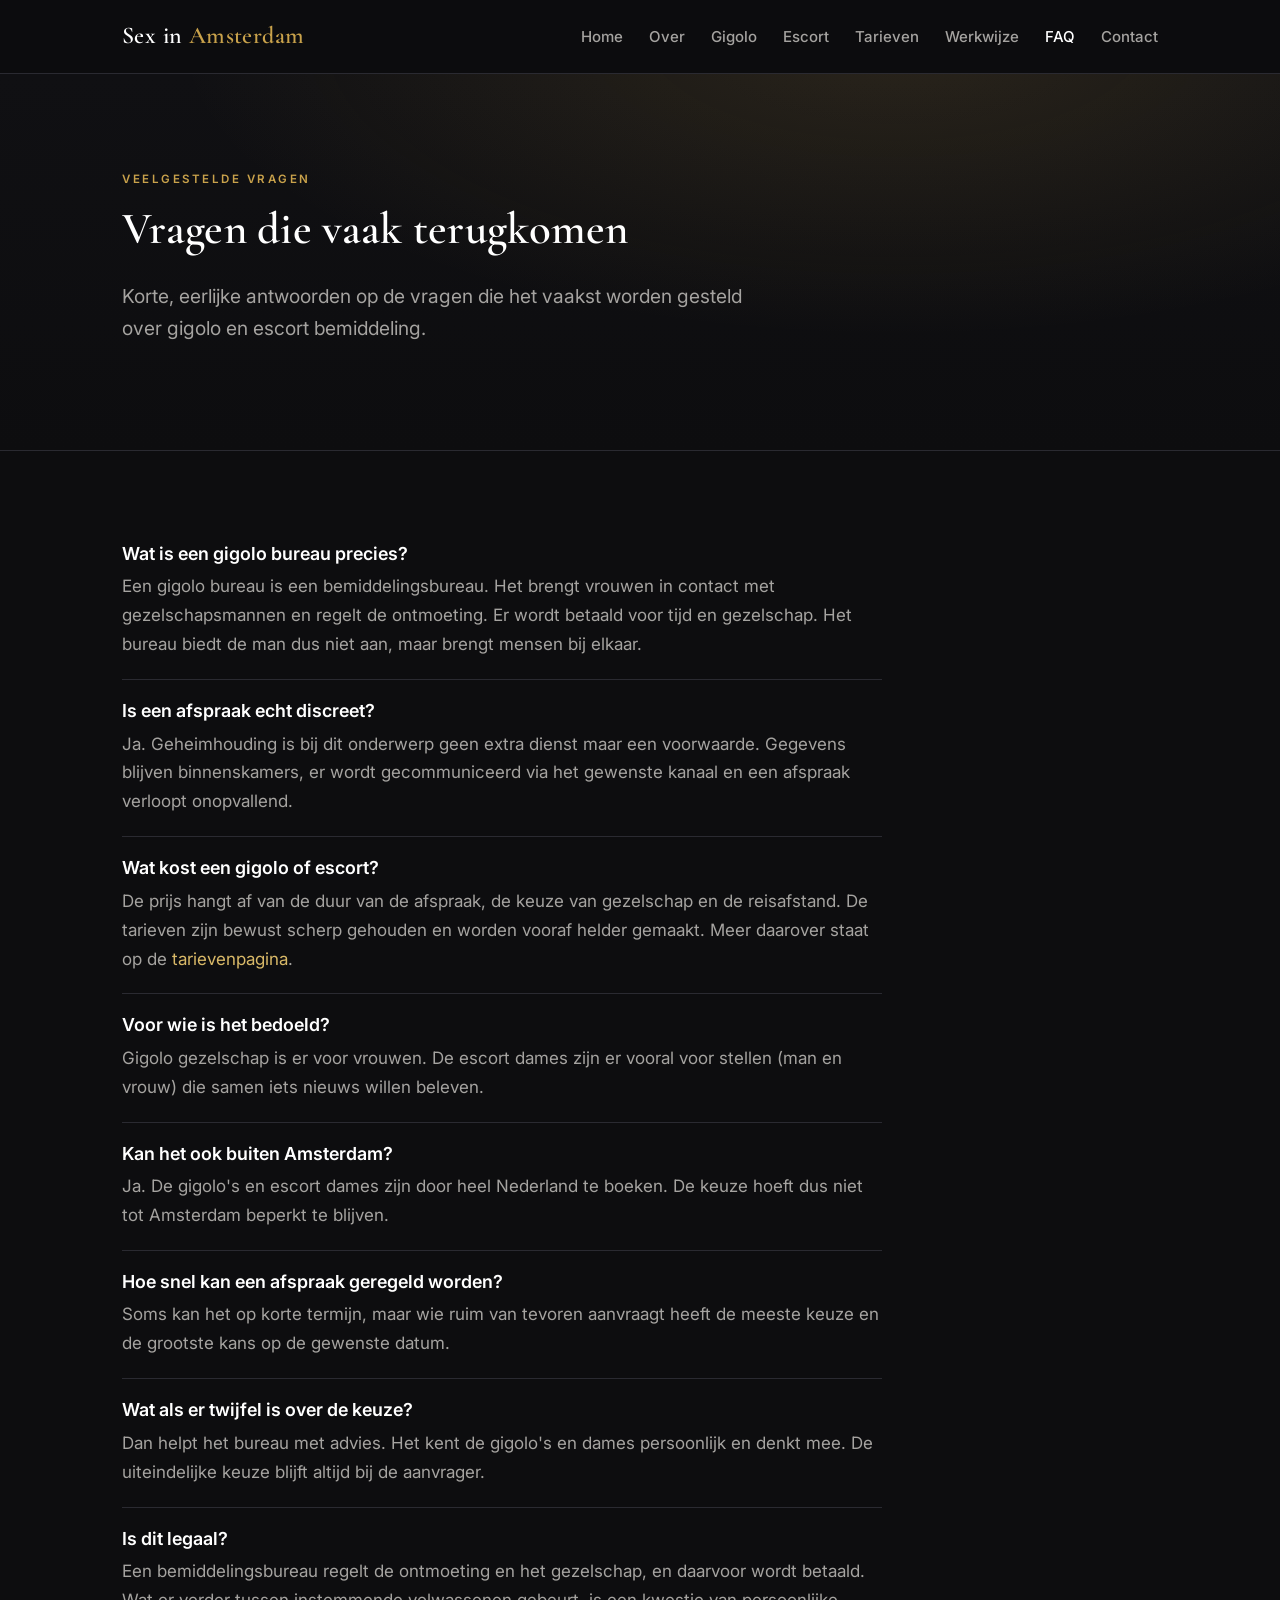
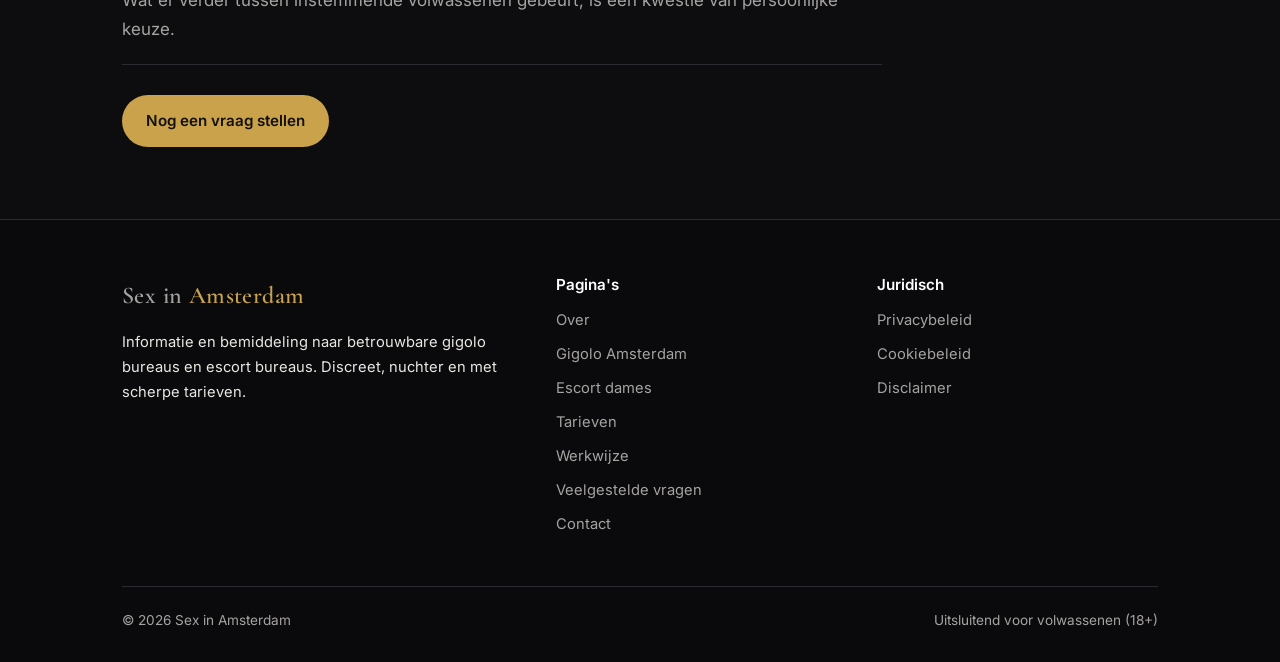
<file: faq.html>
<!DOCTYPE html>
<html lang="nl">
<head>
<meta charset="utf-8">
<meta name="viewport" content="width=device-width, initial-scale=1">
<title>Veelgestelde vragen | Gigolo en escort in Amsterdam</title>
<meta name="description" content="Antwoorden op veelgestelde vragen over gigolo en escort bemiddeling in Amsterdam: discretie, tarieven, hoe het werkt en voor wie het bedoeld is.">
<link rel="canonical" href="https://sex-in-amsterdam.nl/faq.html">
<meta property="og:title" content="Veelgestelde vragen | Sex in Amsterdam">
<meta property="og:description" content="Antwoorden over discretie, tarieven en hoe bemiddeling werkt.">
<meta property="og:type" content="website">
<meta property="og:locale" content="nl_NL">
<meta name="robots" content="index, follow">
<link rel="icon" href="/assets/favicon.svg" type="image/svg+xml">
<link rel="preconnect" href="https://fonts.googleapis.com">
<link rel="preconnect" href="https://fonts.gstatic.com" crossorigin>
<link href="https://fonts.googleapis.com/css2?family=Cormorant+Garamond:wght@500;600&family=Inter:wght@400;500;600&display=swap" rel="stylesheet">
<link rel="stylesheet" href="/assets/styles.css">
<script type="application/ld+json">
{
  "@context": "https://schema.org",
  "@type": "FAQPage",
  "mainEntity": [
    {"@type": "Question", "name": "Wat is een gigolo bureau precies?", "acceptedAnswer": {"@type": "Answer", "text": "Een gigolo bureau is een bemiddelingsbureau dat vrouwen in contact brengt met gezelschapsmannen en de ontmoeting regelt. Er wordt betaald voor tijd en gezelschap."}},
    {"@type": "Question", "name": "Is een afspraak discreet?", "acceptedAnswer": {"@type": "Answer", "text": "Ja. Bij de aangeraden bureaus is geheimhouding de norm. Gegevens blijven vertrouwelijk en een afspraak verloopt onopvallend."}},
    {"@type": "Question", "name": "Wat kost een gigolo of escort?", "acceptedAnswer": {"@type": "Answer", "text": "De prijs hangt af van de duur van de afspraak, de keuze van gezelschap en de reisafstand. De tarieven zijn scherp gehouden en worden vooraf duidelijk gemaakt, zonder verrassingen achteraf."}},
    {"@type": "Question", "name": "Voor wie is het bedoeld?", "acceptedAnswer": {"@type": "Answer", "text": "Gigolo gezelschap is er voor vrouwen. Escort dames zijn er vooral voor stellen (man en vrouw) die samen iets willen ervaren."}},
    {"@type": "Question", "name": "Kan het ook buiten Amsterdam?", "acceptedAnswer": {"@type": "Answer", "text": "Ja. De gigolo's en escort dames zijn door heel Nederland te boeken en niet beperkt tot Amsterdam."}},
    {"@type": "Question", "name": "Is dit legaal?", "acceptedAnswer": {"@type": "Answer", "text": "Een bemiddelingsbureau regelt de ontmoeting en het gezelschap. Er wordt betaald voor tijd en gezelschap. Wat er tussen instemmende volwassenen gebeurt, is hun eigen zaak."}}
  ]
}
</script>
</head>
<body>
<header class="site-header">
  <nav class="nav">
    <a href="/" class="brand">Sex in <span>Amsterdam</span></a>
    <button class="nav-toggle" aria-label="Menu" aria-expanded="false">Menu</button>
    <ul class="nav-links">
      <li><a href="/">Home</a></li>
      <li><a href="/over.html">Over</a></li>
      <li><a href="/gigolo-amsterdam.html">Gigolo</a></li>
      <li><a href="/escort-amsterdam.html">Escort</a></li>
      <li><a href="/tarieven.html">Tarieven</a></li>
      <li><a href="/werkwijze.html">Werkwijze</a></li>
      <li><a href="/faq.html" class="active">FAQ</a></li>
      <li><a href="/contact.html">Contact</a></li>
    </ul>
  </nav>
</header>

<section class="hero">
  <div class="container">
    <p class="eyebrow">Veelgestelde vragen</p>
    <h1>Vragen die vaak terugkomen</h1>
    <p class="lead">Korte, eerlijke antwoorden op de vragen die het vaakst worden gesteld over gigolo en escort bemiddeling.</p>
  </div>
</section>

<section class="section">
  <div class="container">
    <div class="prose">
      <div class="faq-item">
        <h3>Wat is een gigolo bureau precies?</h3>
        <p>Een gigolo bureau is een bemiddelingsbureau. Het brengt vrouwen in contact met gezelschapsmannen en regelt de ontmoeting. Er wordt betaald voor tijd en gezelschap. Het bureau biedt de man dus niet aan, maar brengt mensen bij elkaar.</p>
      </div>
      <div class="faq-item">
        <h3>Is een afspraak echt discreet?</h3>
        <p>Ja. Geheimhouding is bij dit onderwerp geen extra dienst maar een voorwaarde. Gegevens blijven binnenskamers, er wordt gecommuniceerd via het gewenste kanaal en een afspraak verloopt onopvallend.</p>
      </div>
      <div class="faq-item">
        <h3>Wat kost een gigolo of escort?</h3>
        <p>De prijs hangt af van de duur van de afspraak, de keuze van gezelschap en de reisafstand. De tarieven zijn bewust scherp gehouden en worden vooraf helder gemaakt. Meer daarover staat op de <a href="/tarieven.html">tarievenpagina</a>.</p>
      </div>
      <div class="faq-item">
        <h3>Voor wie is het bedoeld?</h3>
        <p>Gigolo gezelschap is er voor vrouwen. De escort dames zijn er vooral voor stellen (man en vrouw) die samen iets nieuws willen beleven.</p>
      </div>
      <div class="faq-item">
        <h3>Kan het ook buiten Amsterdam?</h3>
        <p>Ja. De gigolo's en escort dames zijn door heel Nederland te boeken. De keuze hoeft dus niet tot Amsterdam beperkt te blijven.</p>
      </div>
      <div class="faq-item">
        <h3>Hoe snel kan een afspraak geregeld worden?</h3>
        <p>Soms kan het op korte termijn, maar wie ruim van tevoren aanvraagt heeft de meeste keuze en de grootste kans op de gewenste datum.</p>
      </div>
      <div class="faq-item">
        <h3>Wat als er twijfel is over de keuze?</h3>
        <p>Dan helpt het bureau met advies. Het kent de gigolo's en dames persoonlijk en denkt mee. De uiteindelijke keuze blijft altijd bij de aanvrager.</p>
      </div>
      <div class="faq-item">
        <h3>Is dit legaal?</h3>
        <p>Een bemiddelingsbureau regelt de ontmoeting en het gezelschap, en daarvoor wordt betaald. Wat er verder tussen instemmende volwassenen gebeurt, is een kwestie van persoonlijke keuze.</p>
      </div>
    </div>
    <div style="margin-top:30px;">
      <a href="/contact.html" class="btn btn-primary">Nog een vraag stellen</a>
    </div>
  </div>
</section>

<footer class="site-footer">
  <div class="container">
    <div class="footer-grid">
      <div>
        <a href="/" class="brand">Sex in <span>Amsterdam</span></a>
        <p style="margin-top:14px;">Informatie en bemiddeling naar betrouwbare gigolo bureaus en escort bureaus. Discreet, nuchter en met scherpe tarieven.</p>
      </div>
      <div>
        <h4>Pagina's</h4>
        <ul>
          <li><a href="/over.html">Over</a></li>
          <li><a href="/gigolo-amsterdam.html">Gigolo Amsterdam</a></li>
          <li><a href="/escort-amsterdam.html">Escort dames</a></li>
          <li><a href="/tarieven.html">Tarieven</a></li>
          <li><a href="/werkwijze.html">Werkwijze</a></li>
          <li><a href="/faq.html">Veelgestelde vragen</a></li>
          <li><a href="/contact.html">Contact</a></li>
        </ul>
      </div>
      <div>
        <h4>Juridisch</h4>
        <ul>
          <li><a href="/privacybeleid.html">Privacybeleid</a></li>
          <li><a href="/cookiebeleid.html">Cookiebeleid</a></li>
          <li><a href="/disclaimer.html">Disclaimer</a></li>
        </ul>
      </div>
    </div>
    <div class="footer-bottom">
      <span>&copy; 2026 Sex in Amsterdam</span>
      <span>Uitsluitend voor volwassenen (18+)</span>
    </div>
  </div>
</footer>
<script>
  var t = document.querySelector('.nav-toggle');
  var l = document.querySelector('.nav-links');
  if (t) t.addEventListener('click', function () {
    var open = l.classList.toggle('open');
    t.setAttribute('aria-expanded', open);
  });
</script>
</body>
</html>
</file>
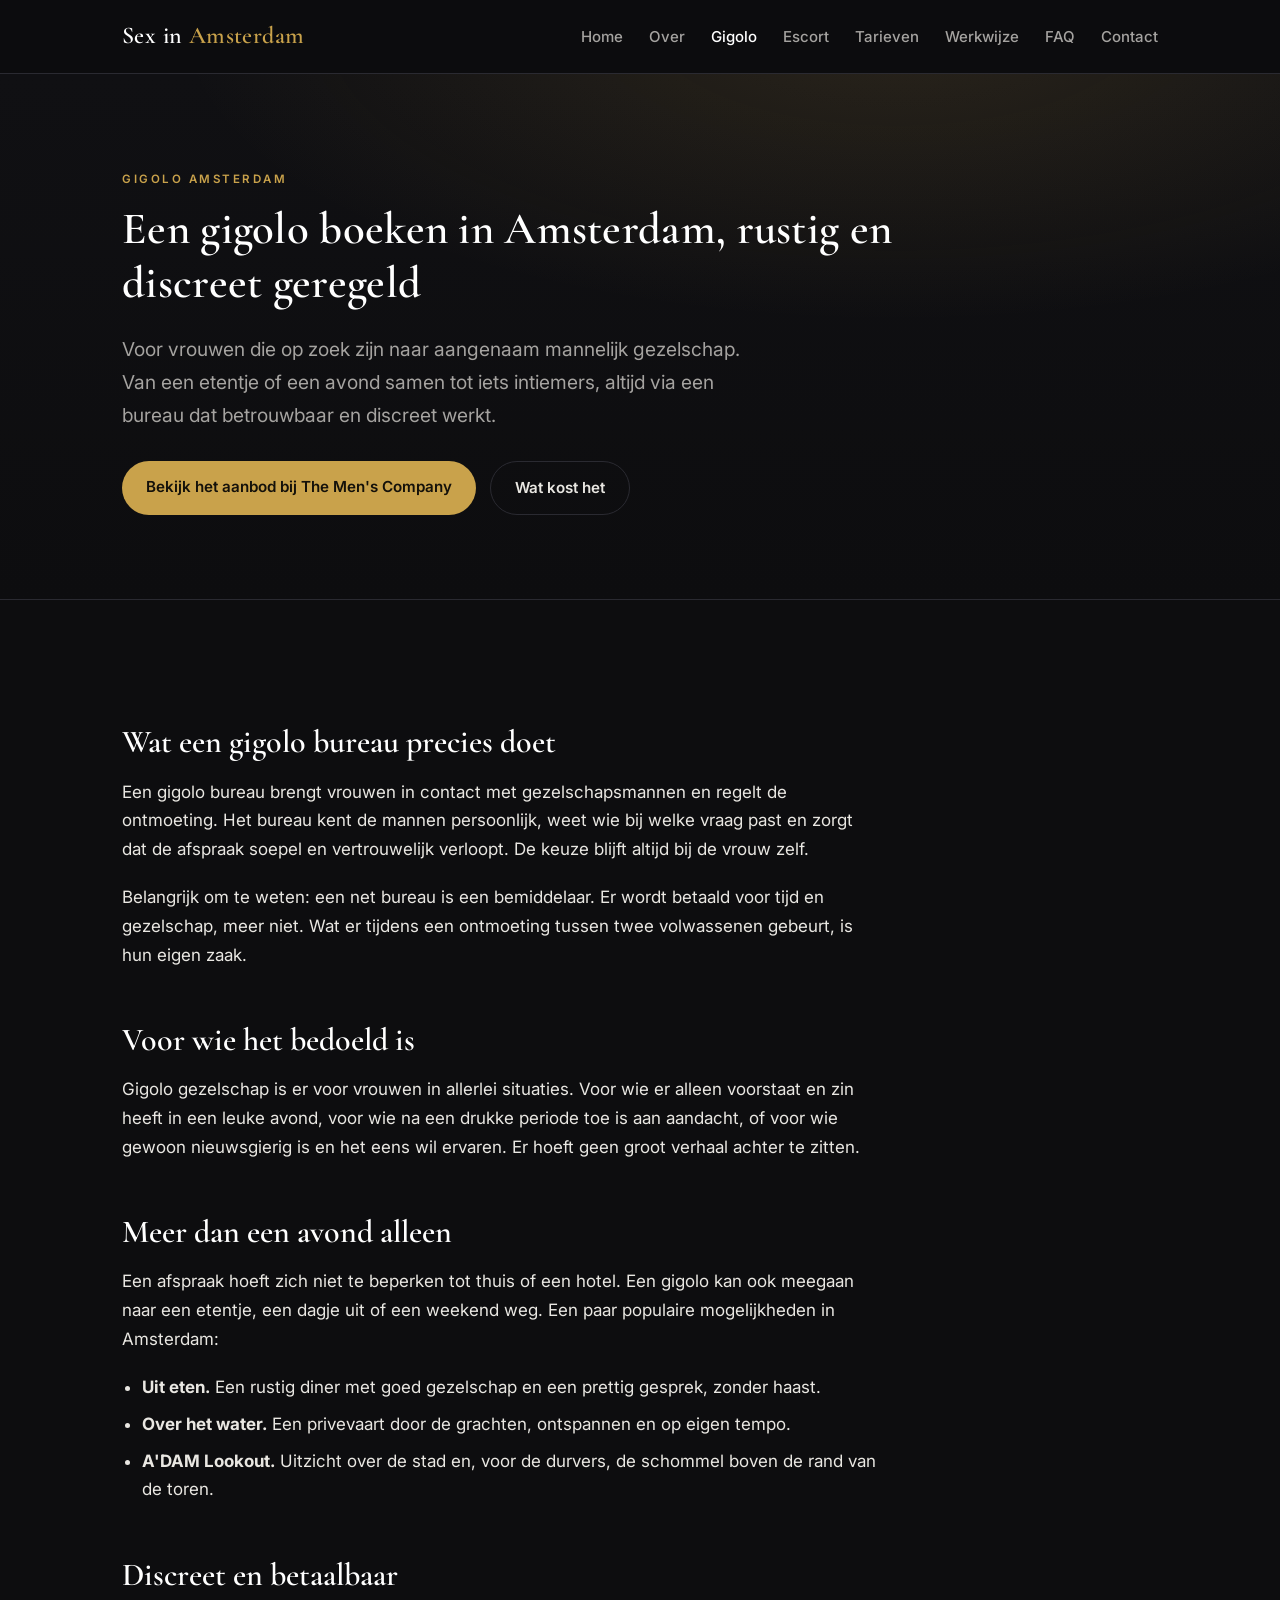
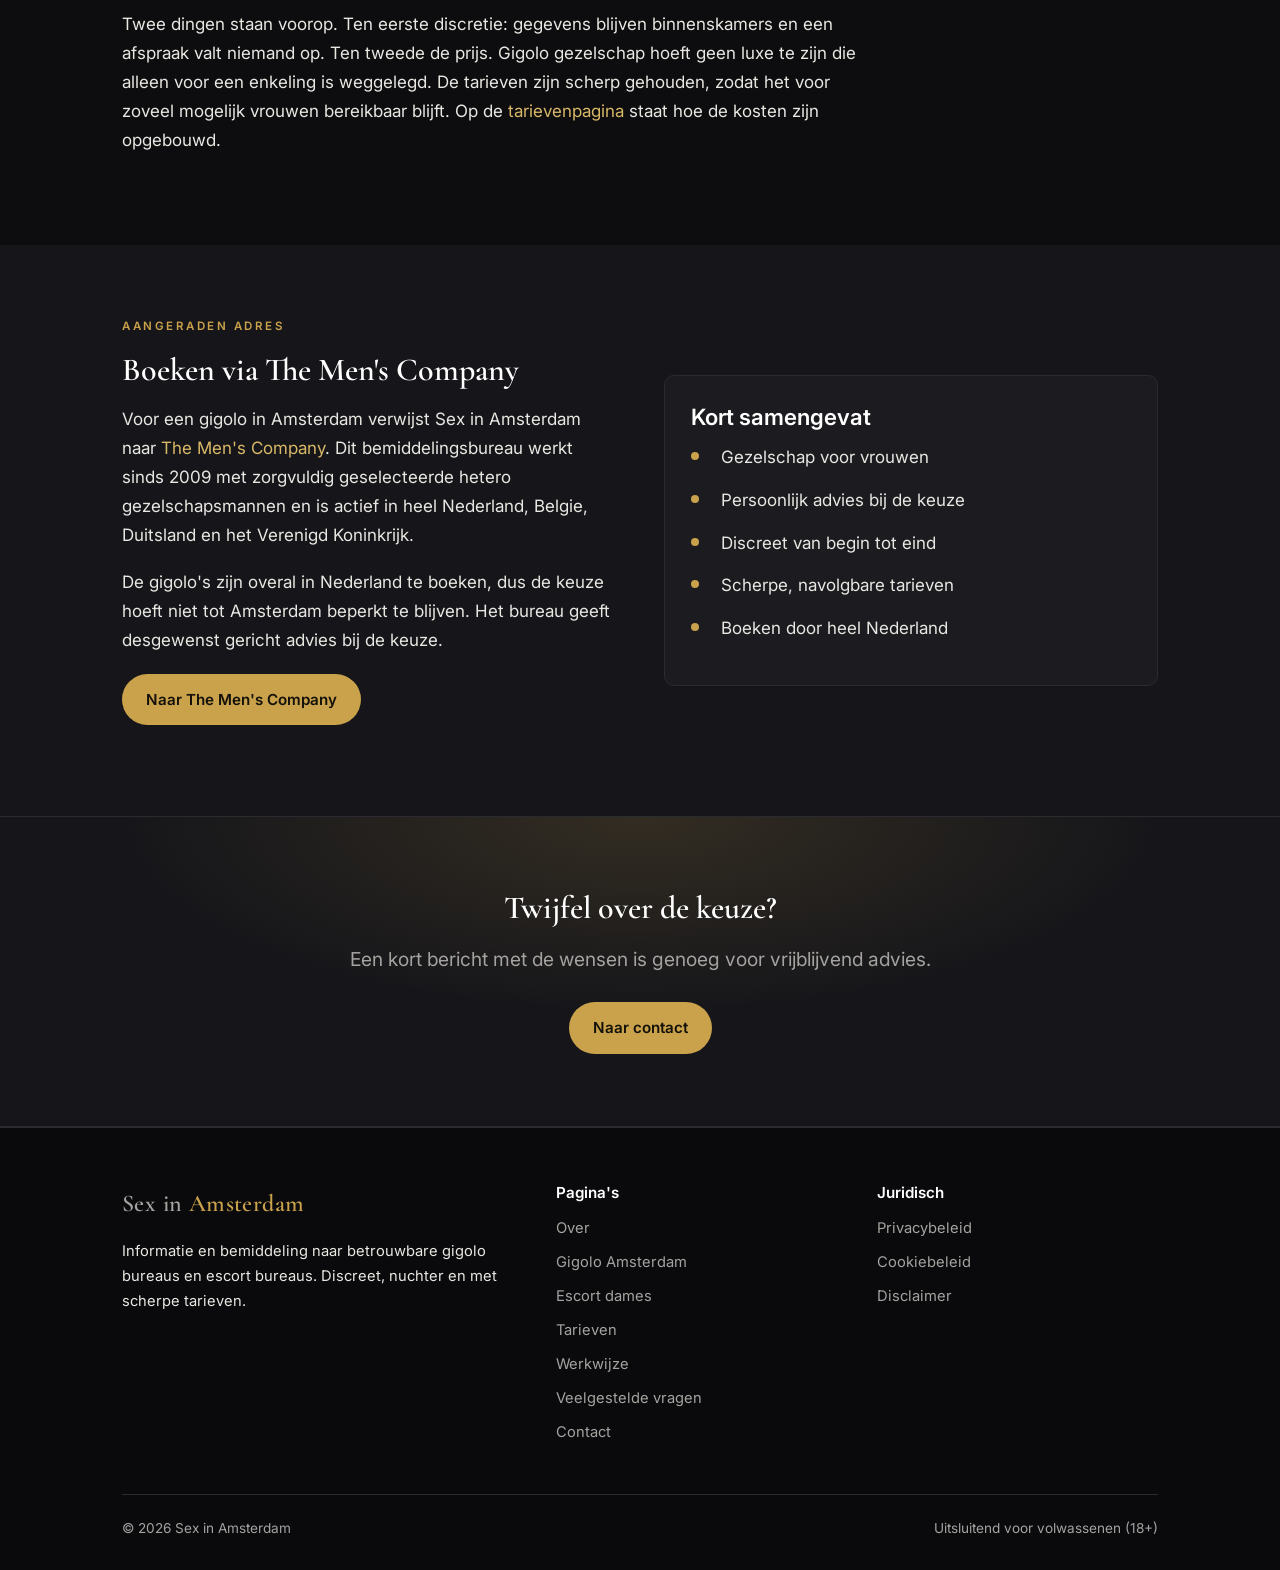
<file: gigolo-amsterdam.html>
<!DOCTYPE html>
<html lang="nl">
<head>
<meta charset="utf-8">
<meta name="viewport" content="width=device-width, initial-scale=1">
<title>Gigolo Amsterdam | Betrouwbaar en betaalbaar gigolo gezelschap</title>
<meta name="description" content="Een gigolo in Amsterdam boeken via een betrouwbaar bureau. Uitleg over gigolo bemiddeling voor vrouwen, met discretie en scherpe tarieven. Doorverwijzing naar The Men's Company.">
<link rel="canonical" href="https://sex-in-amsterdam.nl/gigolo-amsterdam.html">
<meta property="og:title" content="Gigolo Amsterdam | Betrouwbaar gigolo gezelschap">
<meta property="og:description" content="Uitleg over gigolo bemiddeling voor vrouwen in Amsterdam. Discreet en betaalbaar.">
<meta property="og:type" content="website">
<meta property="og:locale" content="nl_NL">
<meta name="robots" content="index, follow">
<link rel="icon" href="/assets/favicon.svg" type="image/svg+xml">
<link rel="preconnect" href="https://fonts.googleapis.com">
<link rel="preconnect" href="https://fonts.gstatic.com" crossorigin>
<link href="https://fonts.googleapis.com/css2?family=Cormorant+Garamond:wght@500;600&family=Inter:wght@400;500;600&display=swap" rel="stylesheet">
<link rel="stylesheet" href="/assets/styles.css">
</head>
<body>
<header class="site-header">
  <nav class="nav">
    <a href="/" class="brand">Sex in <span>Amsterdam</span></a>
    <button class="nav-toggle" aria-label="Menu" aria-expanded="false">Menu</button>
    <ul class="nav-links">
      <li><a href="/">Home</a></li>
      <li><a href="/over.html">Over</a></li>
      <li><a href="/gigolo-amsterdam.html" class="active">Gigolo</a></li>
      <li><a href="/escort-amsterdam.html">Escort</a></li>
      <li><a href="/tarieven.html">Tarieven</a></li>
      <li><a href="/werkwijze.html">Werkwijze</a></li>
      <li><a href="/faq.html">FAQ</a></li>
      <li><a href="/contact.html">Contact</a></li>
    </ul>
  </nav>
</header>

<section class="hero">
  <div class="container">
    <p class="eyebrow">Gigolo Amsterdam</p>
    <h1>Een gigolo boeken in Amsterdam, rustig en discreet geregeld</h1>
    <p class="lead">Voor vrouwen die op zoek zijn naar aangenaam mannelijk gezelschap. Van een etentje of een avond samen tot iets intiemers, altijd via een bureau dat betrouwbaar en discreet werkt.</p>
    <div class="hero-actions">
      <a href="https://www.gigolo-services.com/gigolo-amsterdam/" rel="nofollow noopener" target="_blank" class="btn btn-primary">Bekijk het aanbod bij The Men's Company</a>
      <a href="/tarieven.html" class="btn btn-ghost">Wat kost het</a>
    </div>
  </div>
</section>

<section class="section">
  <div class="container">
    <div class="prose">
      <h2>Wat een gigolo bureau precies doet</h2>
      <p>Een gigolo bureau brengt vrouwen in contact met gezelschapsmannen en regelt de ontmoeting. Het bureau kent de mannen persoonlijk, weet wie bij welke vraag past en zorgt dat de afspraak soepel en vertrouwelijk verloopt. De keuze blijft altijd bij de vrouw zelf.</p>
      <p>Belangrijk om te weten: een net bureau is een bemiddelaar. Er wordt betaald voor tijd en gezelschap, meer niet. Wat er tijdens een ontmoeting tussen twee volwassenen gebeurt, is hun eigen zaak.</p>

      <h2>Voor wie het bedoeld is</h2>
      <p>Gigolo gezelschap is er voor vrouwen in allerlei situaties. Voor wie er alleen voorstaat en zin heeft in een leuke avond, voor wie na een drukke periode toe is aan aandacht, of voor wie gewoon nieuwsgierig is en het eens wil ervaren. Er hoeft geen groot verhaal achter te zitten.</p>

      <h2>Meer dan een avond alleen</h2>
      <p>Een afspraak hoeft zich niet te beperken tot thuis of een hotel. Een gigolo kan ook meegaan naar een etentje, een dagje uit of een weekend weg. Een paar populaire mogelijkheden in Amsterdam:</p>
      <ul>
        <li><strong>Uit eten.</strong> Een rustig diner met goed gezelschap en een prettig gesprek, zonder haast.</li>
        <li><strong>Over het water.</strong> Een privevaart door de grachten, ontspannen en op eigen tempo.</li>
        <li><strong>A'DAM Lookout.</strong> Uitzicht over de stad en, voor de durvers, de schommel boven de rand van de toren.</li>
      </ul>

      <h2>Discreet en betaalbaar</h2>
      <p>Twee dingen staan voorop. Ten eerste discretie: gegevens blijven binnenskamers en een afspraak valt niemand op. Ten tweede de prijs. Gigolo gezelschap hoeft geen luxe te zijn die alleen voor een enkeling is weggelegd. De tarieven zijn scherp gehouden, zodat het voor zoveel mogelijk vrouwen bereikbaar blijft. Op de <a href="/tarieven.html">tarievenpagina</a> staat hoe de kosten zijn opgebouwd.</p>
    </div>
  </div>
</section>

<section class="section section-soft">
  <div class="container split">
    <div>
      <p class="eyebrow">Aangeraden adres</p>
      <h2>Boeken via The Men's Company</h2>
      <p>Voor een gigolo in Amsterdam verwijst Sex in Amsterdam naar <a href="https://www.gigolo-services.com/" rel="nofollow noopener" target="_blank">The Men's Company</a>. Dit bemiddelingsbureau werkt sinds 2009 met zorgvuldig geselecteerde hetero gezelschapsmannen en is actief in heel Nederland, Belgie, Duitsland en het Verenigd Koninkrijk.</p>
      <p>De gigolo's zijn overal in Nederland te boeken, dus de keuze hoeft niet tot Amsterdam beperkt te blijven. Het bureau geeft desgewenst gericht advies bij de keuze.</p>
      <p><a href="https://www.gigolo-services.com/gigolo-amsterdam/" rel="nofollow noopener" target="_blank" class="btn btn-primary">Naar The Men's Company</a></p>
    </div>
    <div>
      <div class="card">
        <h3>Kort samengevat</h3>
        <ul class="checklist" style="margin-top:12px;">
          <li>Gezelschap voor vrouwen</li>
          <li>Persoonlijk advies bij de keuze</li>
          <li>Discreet van begin tot eind</li>
          <li>Scherpe, navolgbare tarieven</li>
          <li>Boeken door heel Nederland</li>
        </ul>
      </div>
    </div>
  </div>
</section>

<section class="section cta-band">
  <div class="container">
    <h2>Twijfel over de keuze?</h2>
    <p class="lead" style="margin:0 auto 26px;">Een kort bericht met de wensen is genoeg voor vrijblijvend advies.</p>
    <a href="/contact.html" class="btn btn-primary">Naar contact</a>
  </div>
</section>

<footer class="site-footer">
  <div class="container">
    <div class="footer-grid">
      <div>
        <a href="/" class="brand">Sex in <span>Amsterdam</span></a>
        <p style="margin-top:14px;">Informatie en bemiddeling naar betrouwbare gigolo bureaus en escort bureaus. Discreet, nuchter en met scherpe tarieven.</p>
      </div>
      <div>
        <h4>Pagina's</h4>
        <ul>
          <li><a href="/over.html">Over</a></li>
          <li><a href="/gigolo-amsterdam.html">Gigolo Amsterdam</a></li>
          <li><a href="/escort-amsterdam.html">Escort dames</a></li>
          <li><a href="/tarieven.html">Tarieven</a></li>
          <li><a href="/werkwijze.html">Werkwijze</a></li>
          <li><a href="/faq.html">Veelgestelde vragen</a></li>
          <li><a href="/contact.html">Contact</a></li>
        </ul>
      </div>
      <div>
        <h4>Juridisch</h4>
        <ul>
          <li><a href="/privacybeleid.html">Privacybeleid</a></li>
          <li><a href="/cookiebeleid.html">Cookiebeleid</a></li>
          <li><a href="/disclaimer.html">Disclaimer</a></li>
        </ul>
      </div>
    </div>
    <div class="footer-bottom">
      <span>&copy; 2026 Sex in Amsterdam</span>
      <span>Uitsluitend voor volwassenen (18+)</span>
    </div>
  </div>
</footer>
<script>
  var t = document.querySelector('.nav-toggle');
  var l = document.querySelector('.nav-links');
  if (t) t.addEventListener('click', function () {
    var open = l.classList.toggle('open');
    t.setAttribute('aria-expanded', open);
  });
</script>
</body>
</html>
</file>
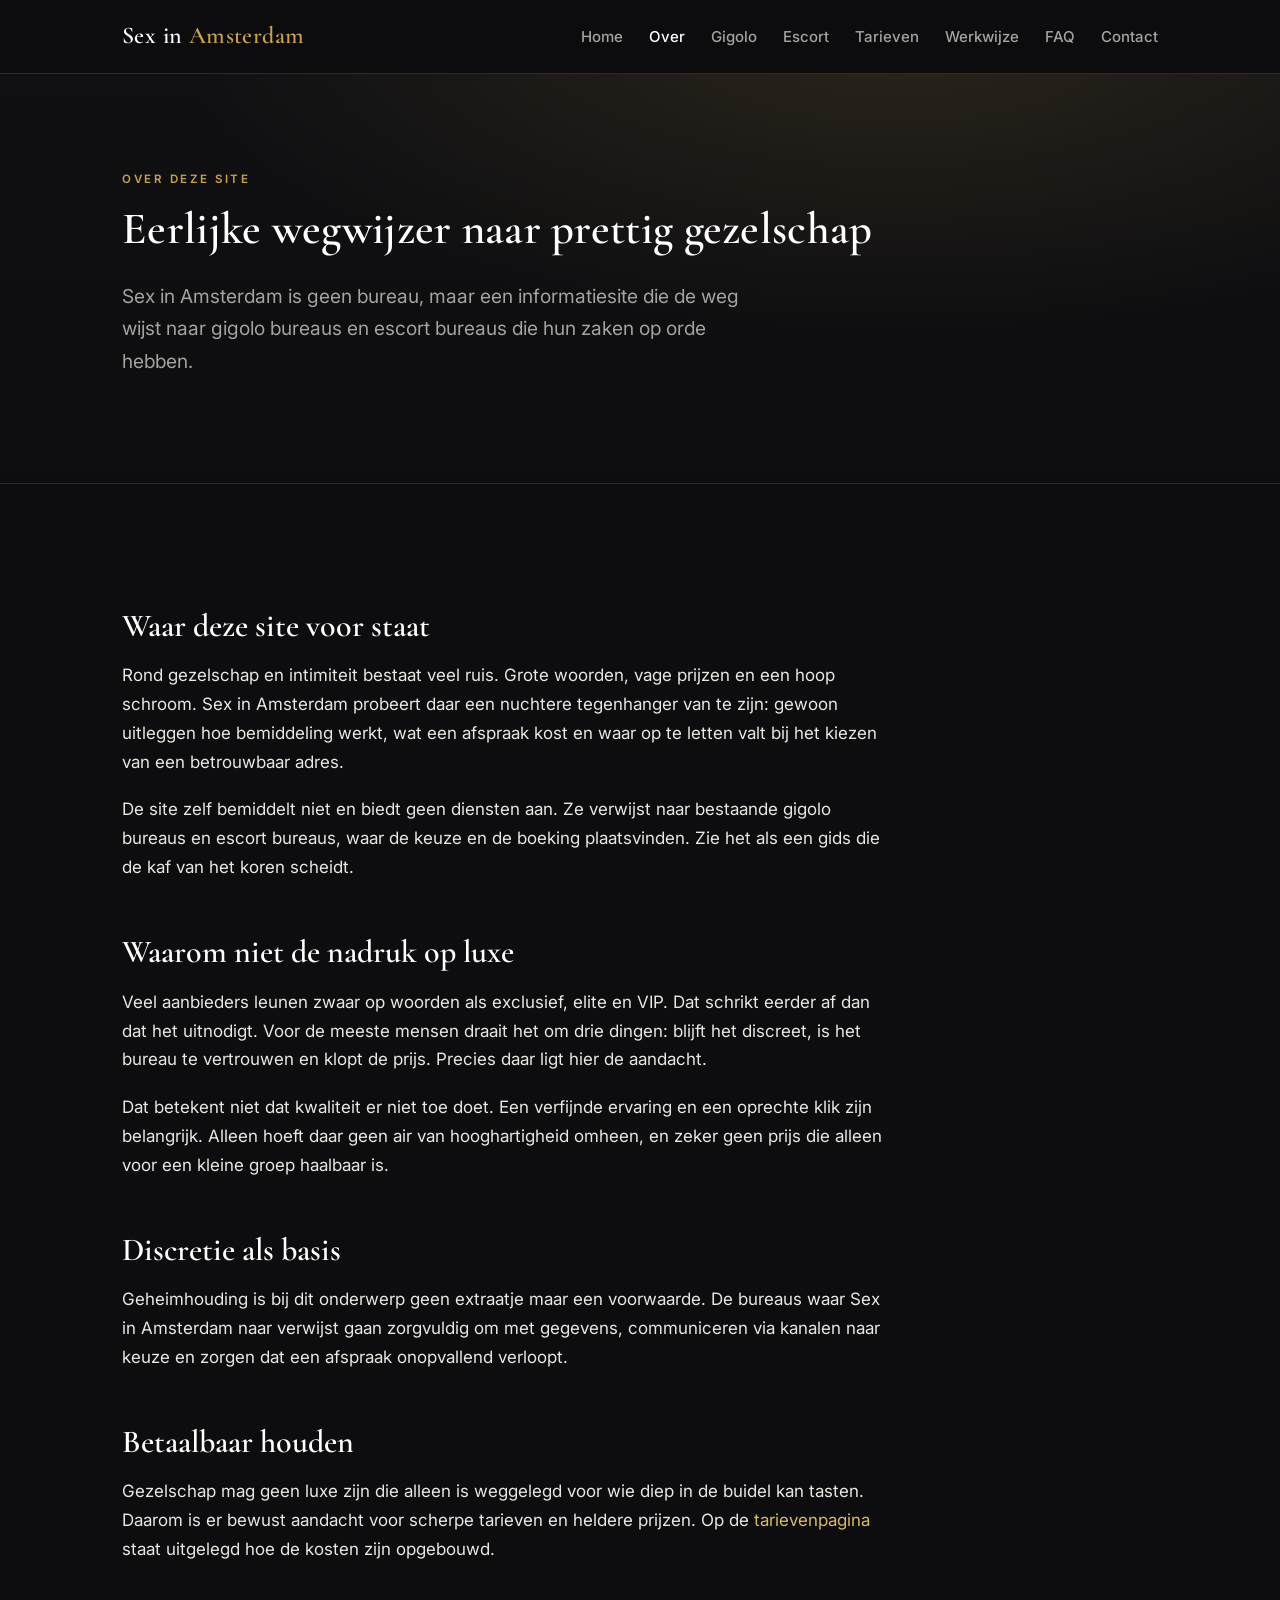
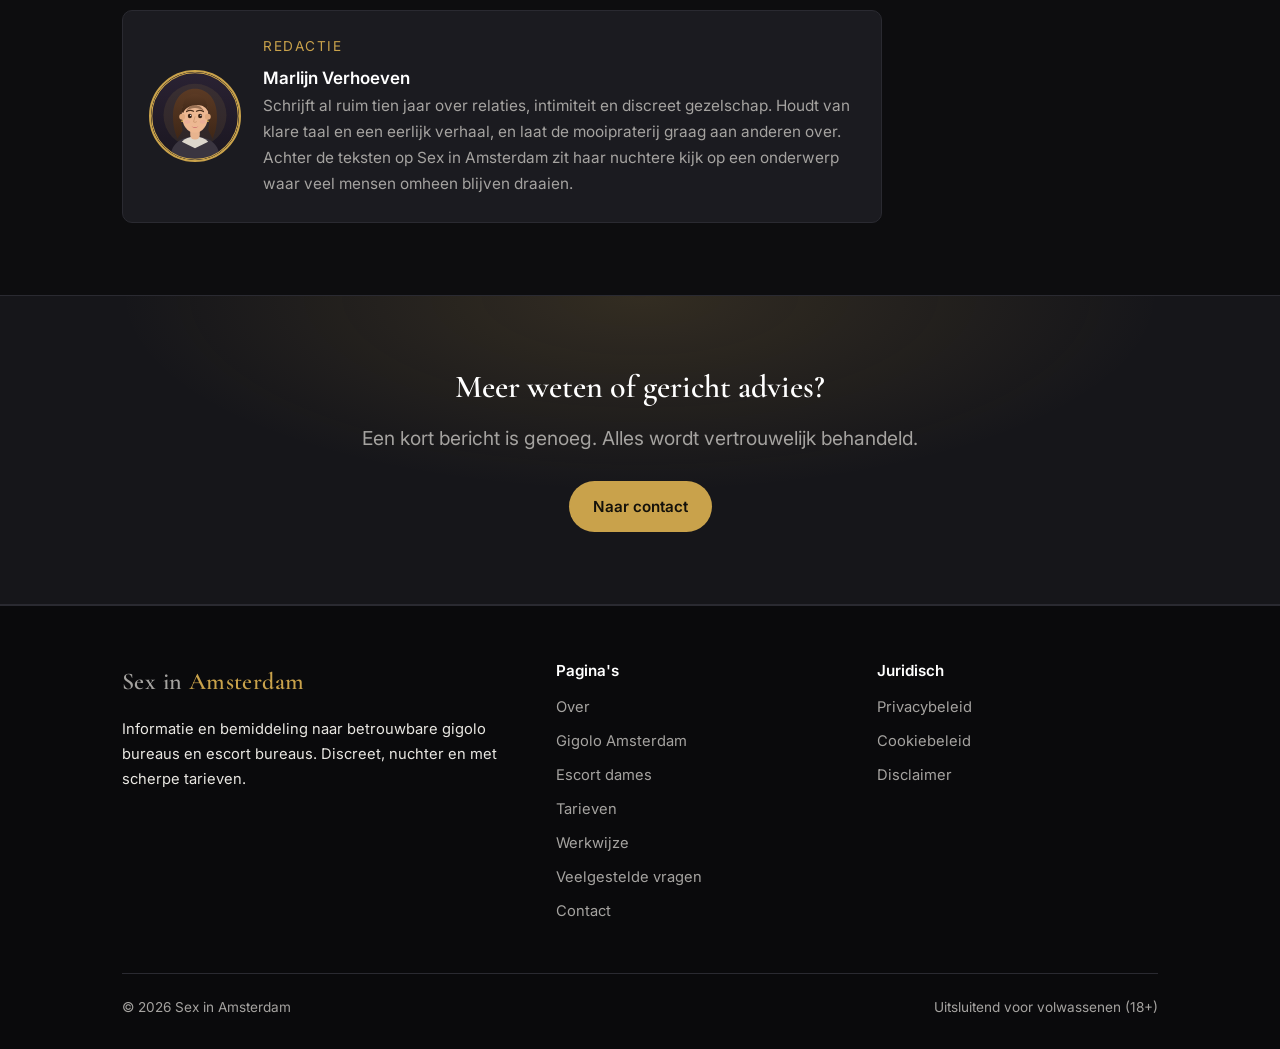
<file: over.html>
<!DOCTYPE html>
<html lang="nl">
<head>
<meta charset="utf-8">
<meta name="viewport" content="width=device-width, initial-scale=1">
<title>Over Sex in Amsterdam | Nuchtere bemiddeling naar gigolo en escort bureaus</title>
<meta name="description" content="Waar Sex in Amsterdam voor staat: eerlijke informatie over gigolo bureaus en escort bureaus, met discretie, betrouwbaarheid en scherpe tarieven als uitgangspunt.">
<link rel="canonical" href="https://sex-in-amsterdam.nl/over.html">
<meta property="og:title" content="Over Sex in Amsterdam">
<meta property="og:description" content="Eerlijke informatie over gigolo en escort bureaus, met discretie en scherpe tarieven als uitgangspunt.">
<meta property="og:type" content="website">
<meta property="og:locale" content="nl_NL">
<meta name="robots" content="index, follow">
<link rel="icon" href="/assets/favicon.svg" type="image/svg+xml">
<link rel="preconnect" href="https://fonts.googleapis.com">
<link rel="preconnect" href="https://fonts.gstatic.com" crossorigin>
<link href="https://fonts.googleapis.com/css2?family=Cormorant+Garamond:wght@500;600&family=Inter:wght@400;500;600&display=swap" rel="stylesheet">
<link rel="stylesheet" href="/assets/styles.css">
</head>
<body>
<header class="site-header">
  <nav class="nav">
    <a href="/" class="brand">Sex in <span>Amsterdam</span></a>
    <button class="nav-toggle" aria-label="Menu" aria-expanded="false">Menu</button>
    <ul class="nav-links">
      <li><a href="/">Home</a></li>
      <li><a href="/over.html" class="active">Over</a></li>
      <li><a href="/gigolo-amsterdam.html">Gigolo</a></li>
      <li><a href="/escort-amsterdam.html">Escort</a></li>
      <li><a href="/tarieven.html">Tarieven</a></li>
      <li><a href="/werkwijze.html">Werkwijze</a></li>
      <li><a href="/faq.html">FAQ</a></li>
      <li><a href="/contact.html">Contact</a></li>
    </ul>
  </nav>
</header>

<section class="hero">
  <div class="container">
    <p class="eyebrow">Over deze site</p>
    <h1>Eerlijke wegwijzer naar prettig gezelschap</h1>
    <p class="lead">Sex in Amsterdam is geen bureau, maar een informatiesite die de weg wijst naar gigolo bureaus en escort bureaus die hun zaken op orde hebben.</p>
  </div>
</section>

<section class="section">
  <div class="container">
    <div class="prose">
      <h2>Waar deze site voor staat</h2>
      <p>Rond gezelschap en intimiteit bestaat veel ruis. Grote woorden, vage prijzen en een hoop schroom. Sex in Amsterdam probeert daar een nuchtere tegenhanger van te zijn: gewoon uitleggen hoe bemiddeling werkt, wat een afspraak kost en waar op te letten valt bij het kiezen van een betrouwbaar adres.</p>
      <p>De site zelf bemiddelt niet en biedt geen diensten aan. Ze verwijst naar bestaande gigolo bureaus en escort bureaus, waar de keuze en de boeking plaatsvinden. Zie het als een gids die de kaf van het koren scheidt.</p>

      <h2>Waarom niet de nadruk op luxe</h2>
      <p>Veel aanbieders leunen zwaar op woorden als exclusief, elite en VIP. Dat schrikt eerder af dan dat het uitnodigt. Voor de meeste mensen draait het om drie dingen: blijft het discreet, is het bureau te vertrouwen en klopt de prijs. Precies daar ligt hier de aandacht.</p>
      <p>Dat betekent niet dat kwaliteit er niet toe doet. Een verfijnde ervaring en een oprechte klik zijn belangrijk. Alleen hoeft daar geen air van hooghartigheid omheen, en zeker geen prijs die alleen voor een kleine groep haalbaar is.</p>

      <h2>Discretie als basis</h2>
      <p>Geheimhouding is bij dit onderwerp geen extraatje maar een voorwaarde. De bureaus waar Sex in Amsterdam naar verwijst gaan zorgvuldig om met gegevens, communiceren via kanalen naar keuze en zorgen dat een afspraak onopvallend verloopt.</p>

      <h2>Betaalbaar houden</h2>
      <p>Gezelschap mag geen luxe zijn die alleen is weggelegd voor wie diep in de buidel kan tasten. Daarom is er bewust aandacht voor scherpe tarieven en heldere prijzen. Op de <a href="/tarieven.html">tarievenpagina</a> staat uitgelegd hoe de kosten zijn opgebouwd.</p>
    </div>

    <div class="author" style="margin-top:46px; max-width:760px;">
      <img src="/assets/schrijfster.svg" alt="Illustratie van redactrice Marlijn Verhoeven" width="92" height="92">
      <div>
        <div class="role">Redactie</div>
        <div class="name">Marlijn Verhoeven</div>
        <p>Schrijft al ruim tien jaar over relaties, intimiteit en discreet gezelschap. Houdt van klare taal en een eerlijk verhaal, en laat de mooipraterij graag aan anderen over. Achter de teksten op Sex in Amsterdam zit haar nuchtere kijk op een onderwerp waar veel mensen omheen blijven draaien.</p>
      </div>
    </div>
  </div>
</section>

<section class="section cta-band">
  <div class="container">
    <h2>Meer weten of gericht advies?</h2>
    <p class="lead" style="margin:0 auto 26px;">Een kort bericht is genoeg. Alles wordt vertrouwelijk behandeld.</p>
    <a href="/contact.html" class="btn btn-primary">Naar contact</a>
  </div>
</section>

<footer class="site-footer">
  <div class="container">
    <div class="footer-grid">
      <div>
        <a href="/" class="brand">Sex in <span>Amsterdam</span></a>
        <p style="margin-top:14px;">Informatie en bemiddeling naar betrouwbare gigolo bureaus en escort bureaus. Discreet, nuchter en met scherpe tarieven.</p>
      </div>
      <div>
        <h4>Pagina's</h4>
        <ul>
          <li><a href="/over.html">Over</a></li>
          <li><a href="/gigolo-amsterdam.html">Gigolo Amsterdam</a></li>
          <li><a href="/escort-amsterdam.html">Escort dames</a></li>
          <li><a href="/tarieven.html">Tarieven</a></li>
          <li><a href="/werkwijze.html">Werkwijze</a></li>
          <li><a href="/faq.html">Veelgestelde vragen</a></li>
          <li><a href="/contact.html">Contact</a></li>
        </ul>
      </div>
      <div>
        <h4>Juridisch</h4>
        <ul>
          <li><a href="/privacybeleid.html">Privacybeleid</a></li>
          <li><a href="/cookiebeleid.html">Cookiebeleid</a></li>
          <li><a href="/disclaimer.html">Disclaimer</a></li>
        </ul>
      </div>
    </div>
    <div class="footer-bottom">
      <span>&copy; 2026 Sex in Amsterdam</span>
      <span>Uitsluitend voor volwassenen (18+)</span>
    </div>
  </div>
</footer>
<script>
  var t = document.querySelector('.nav-toggle');
  var l = document.querySelector('.nav-links');
  if (t) t.addEventListener('click', function () {
    var open = l.classList.toggle('open');
    t.setAttribute('aria-expanded', open);
  });
</script>
</body>
</html>
</file>
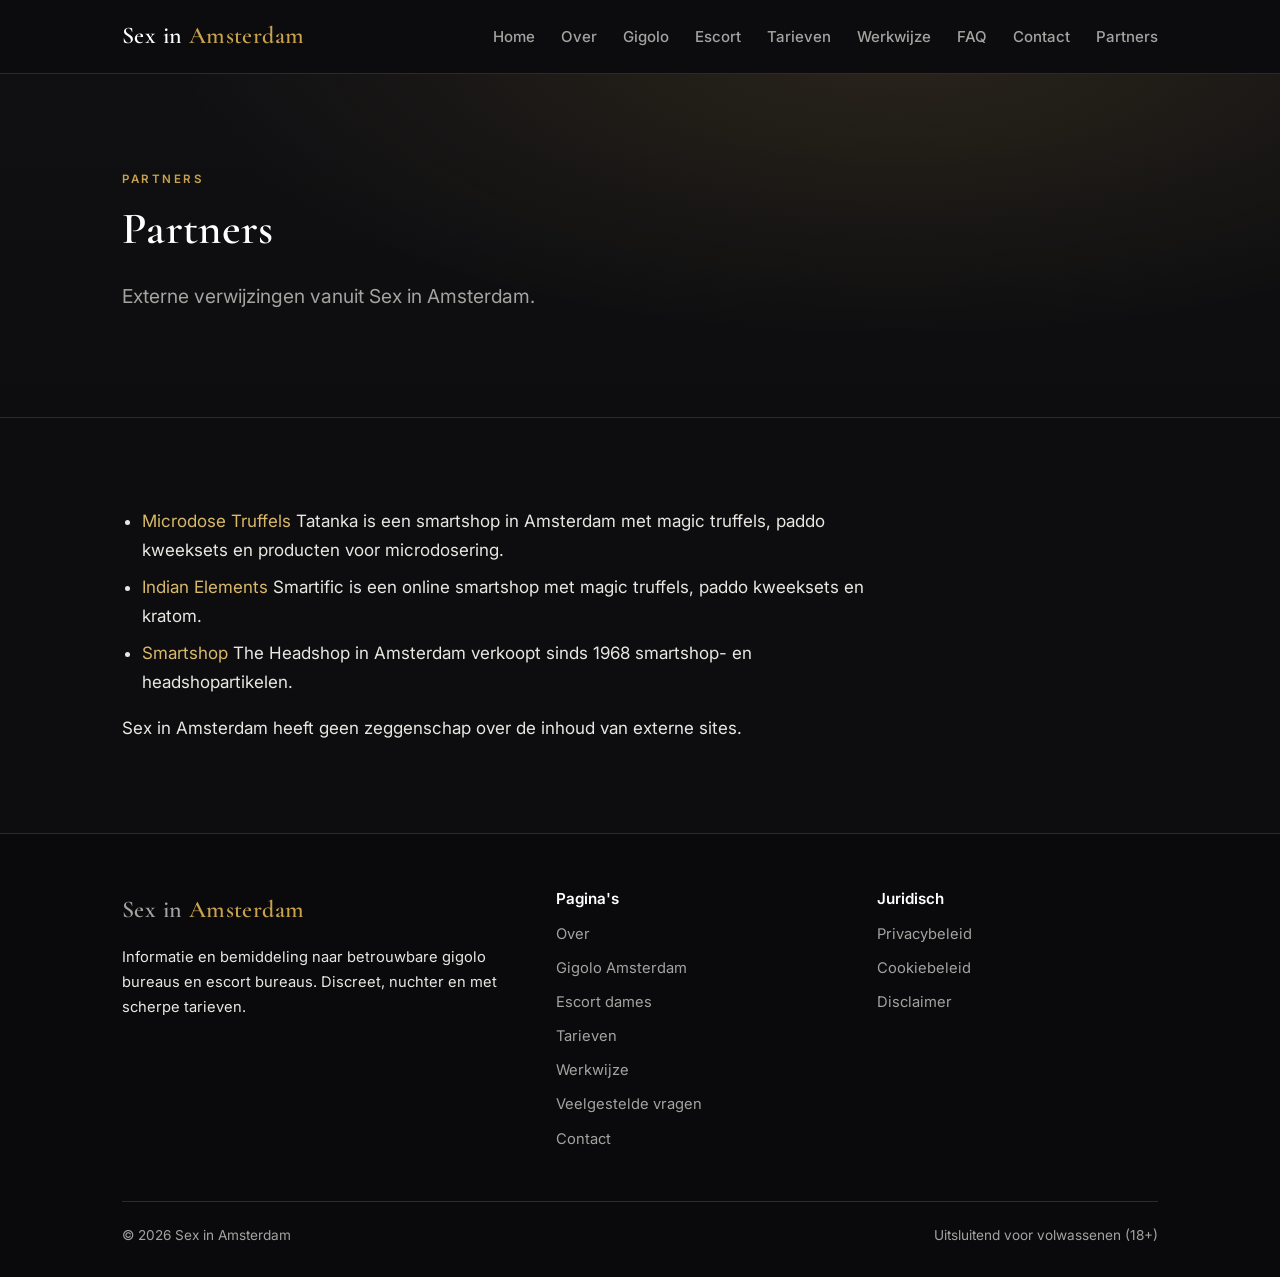
<file: partners.html>
<!DOCTYPE html>
<html lang="nl">
<head>
<meta charset="utf-8">
<meta name="viewport" content="width=device-width, initial-scale=1">
<title>Partners | Sex in Amsterdam</title>
<meta name="description" content="Externe verwijzingen vanuit Sex in Amsterdam.">
<link rel="canonical" href="https://sex-in-amsterdam.nl/partners.html">
<meta property="og:title" content="Partners">
<meta property="og:description" content="Externe verwijzingen vanuit Sex in Amsterdam.">
<meta property="og:type" content="website">
<meta property="og:locale" content="nl_NL">
<meta name="robots" content="index, follow">
<link rel="icon" href="/assets/favicon.svg" type="image/svg+xml">
<link rel="preconnect" href="https://fonts.googleapis.com">
<link rel="preconnect" href="https://fonts.gstatic.com" crossorigin>
<link href="https://fonts.googleapis.com/css2?family=Cormorant+Garamond:wght@500;600&family=Inter:wght@400;500;600&display=swap" rel="stylesheet">
<link rel="stylesheet" href="/assets/styles.css">
</head>
<body>
<header class="site-header">
  <nav class="nav">
    <a href="/" class="brand">Sex in <span>Amsterdam</span></a>
    <button class="nav-toggle" aria-label="Menu" aria-expanded="false">Menu</button>
    <ul class="nav-links">
      <li><a href="/">Home</a></li>
      <li><a href="/over.html">Over</a></li>
      <li><a href="/gigolo-amsterdam.html">Gigolo</a></li>
      <li><a href="/escort-amsterdam.html">Escort</a></li>
      <li><a href="/tarieven.html">Tarieven</a></li>
      <li><a href="/werkwijze.html">Werkwijze</a></li>
      <li><a href="/faq.html">FAQ</a></li>
      <li><a href="/contact.html">Contact</a></li><li><a href="/partners.html">Partners</a></li>
    </ul>
  </nav>
</header>

<section class="hero">
<div class="container">
<p class="eyebrow">Partners</p>
<h1>Partners</h1>
<p class="lead">Externe verwijzingen vanuit Sex in Amsterdam.</p>
</div>
</section>
<section class="section">
<div class="container">
<div class="prose"><ul><li><a href="https://www.tatanka.nl/nl/mcmicrodose/">Microdose Truffels</a> Tatanka is een smartshop in Amsterdam met magic truffels, paddo kweeksets en producten voor microdosering.</li><li><a href="https://smartific.nl/indian-elements/">Indian Elements</a> Smartific is een online smartshop met magic truffels, paddo kweeksets en kratom.</li><li><a href="https://www.headshop.nl/nl/smartshop/">Smartshop</a> The Headshop in Amsterdam verkoopt sinds 1968 smartshop- en headshopartikelen.</li></ul><p>Sex in Amsterdam heeft geen zeggenschap over de inhoud van externe sites.</p></div>
</div>
</section>
<footer class="site-footer">
  <div class="container">
    <div class="footer-grid">
      <div>
        <a href="/" class="brand">Sex in <span>Amsterdam</span></a>
        <p style="margin-top:14px;">Informatie en bemiddeling naar betrouwbare gigolo bureaus en escort bureaus. Discreet, nuchter en met scherpe tarieven.</p>
      </div>
      <div>
        <h4>Pagina's</h4>
        <ul>
          <li><a href="/over.html">Over</a></li>
          <li><a href="/gigolo-amsterdam.html">Gigolo Amsterdam</a></li>
          <li><a href="/escort-amsterdam.html">Escort dames</a></li>
          <li><a href="/tarieven.html">Tarieven</a></li>
          <li><a href="/werkwijze.html">Werkwijze</a></li>
          <li><a href="/faq.html">Veelgestelde vragen</a></li>
          <li><a href="/contact.html">Contact</a></li>
        </ul>
      </div>
      <div>
        <h4>Juridisch</h4>
        <ul>
          <li><a href="/privacybeleid.html">Privacybeleid</a></li>
          <li><a href="/cookiebeleid.html">Cookiebeleid</a></li>
          <li><a href="/disclaimer.html">Disclaimer</a></li>
        </ul>
      </div>
    </div>
    <div class="footer-bottom">
      <span>&copy; 2026 Sex in Amsterdam</span>
      <span>Uitsluitend voor volwassenen (18+)</span>
    </div>
  </div>
</footer>
<script>
  var t = document.querySelector('.nav-toggle');
  var l = document.querySelector('.nav-links');
  if (t) t.addEventListener('click', function () {
    var open = l.classList.toggle('open');
    t.setAttribute('aria-expanded', open);
  });
</script>
</body>
</html>
</file>
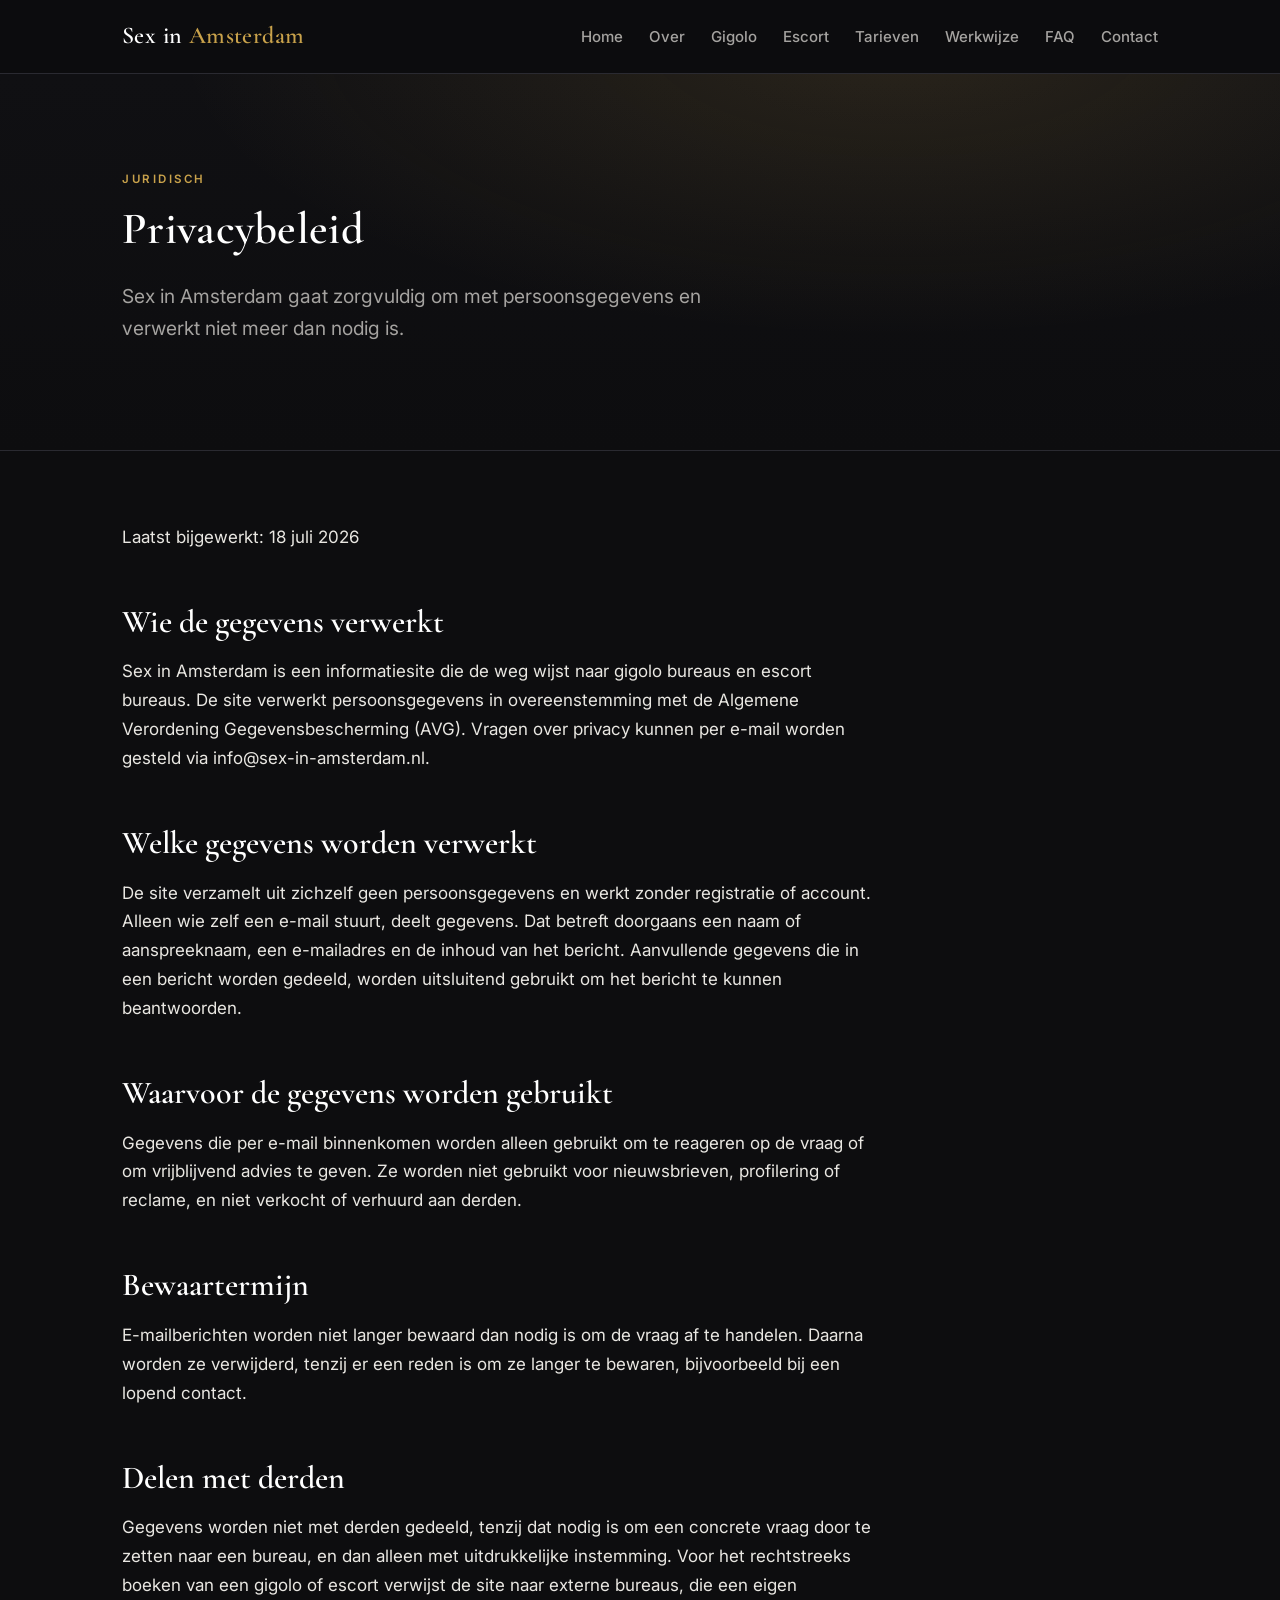
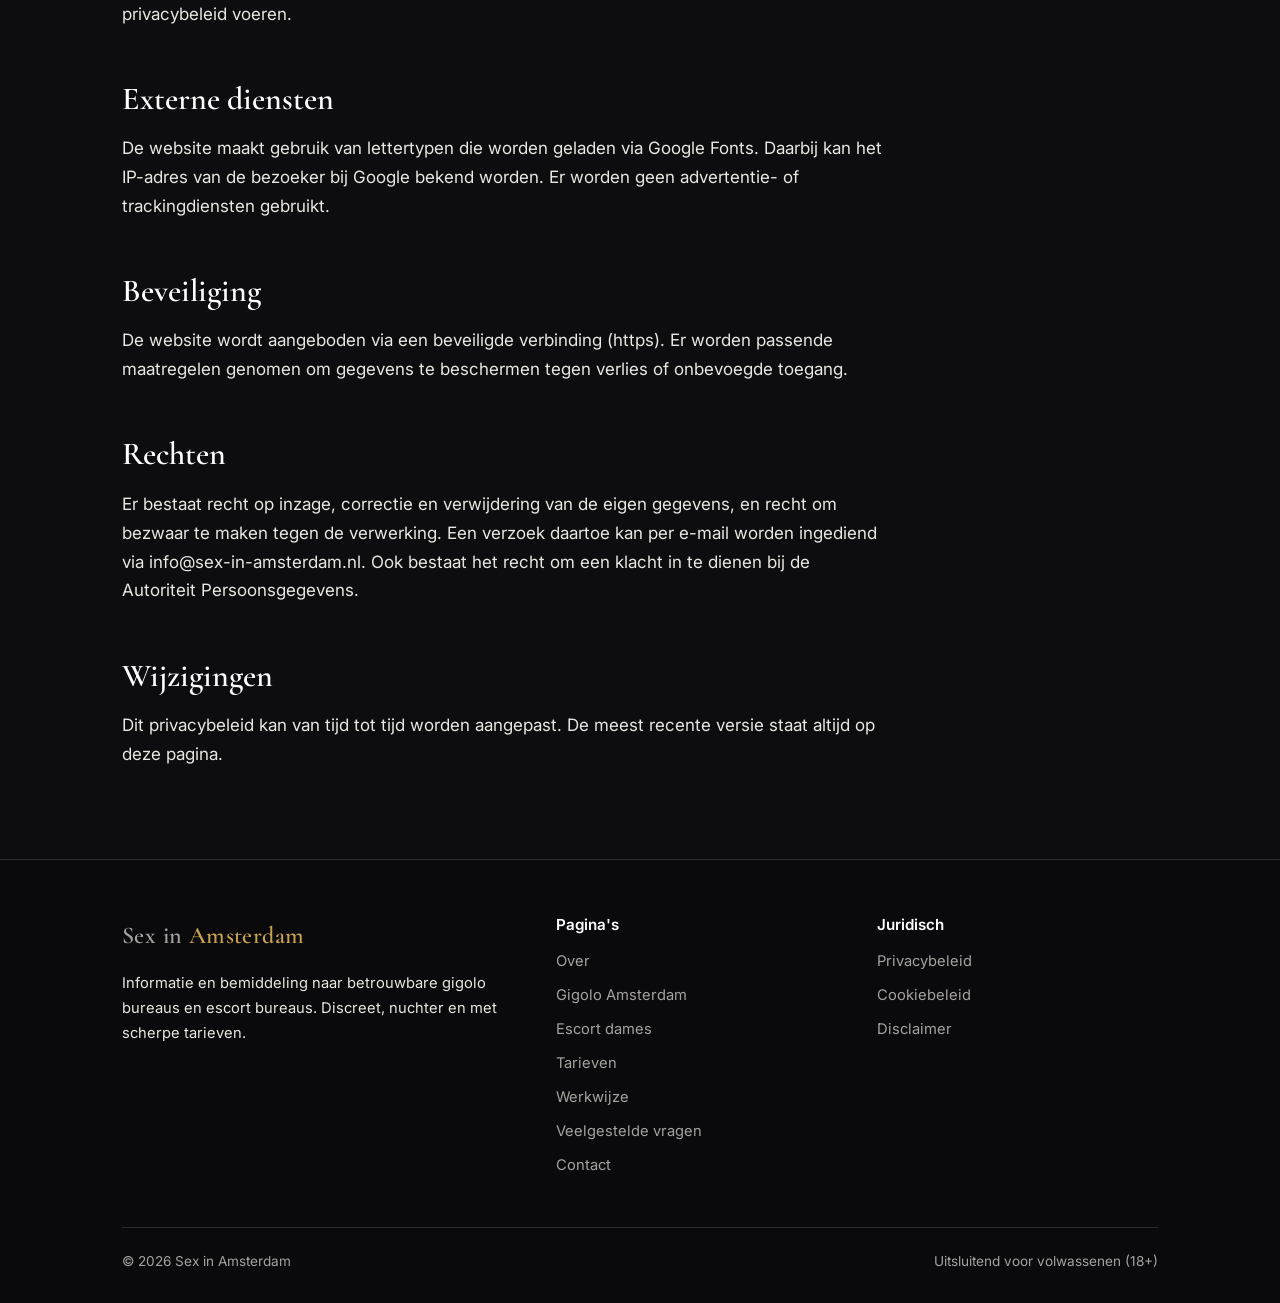
<file: privacybeleid.html>
<!DOCTYPE html>
<html lang="nl">
<head>
<meta charset="utf-8">
<meta name="viewport" content="width=device-width, initial-scale=1">
<title>Privacybeleid | Sex in Amsterdam</title>
<meta name="description" content="Privacybeleid van Sex in Amsterdam: welke gegevens worden verwerkt, waarvoor en welke rechten daarbij horen volgens de AVG.">
<link rel="canonical" href="https://sex-in-amsterdam.nl/privacybeleid.html">
<meta name="robots" content="noindex, follow">
<link rel="icon" href="/assets/favicon.svg" type="image/svg+xml">
<link rel="preconnect" href="https://fonts.googleapis.com">
<link rel="preconnect" href="https://fonts.gstatic.com" crossorigin>
<link href="https://fonts.googleapis.com/css2?family=Cormorant+Garamond:wght@500;600&family=Inter:wght@400;500;600&display=swap" rel="stylesheet">
<link rel="stylesheet" href="/assets/styles.css">
</head>
<body>
<header class="site-header">
  <nav class="nav">
    <a href="/" class="brand">Sex in <span>Amsterdam</span></a>
    <button class="nav-toggle" aria-label="Menu" aria-expanded="false">Menu</button>
    <ul class="nav-links">
      <li><a href="/">Home</a></li>
      <li><a href="/over.html">Over</a></li>
      <li><a href="/gigolo-amsterdam.html">Gigolo</a></li>
      <li><a href="/escort-amsterdam.html">Escort</a></li>
      <li><a href="/tarieven.html">Tarieven</a></li>
      <li><a href="/werkwijze.html">Werkwijze</a></li>
      <li><a href="/faq.html">FAQ</a></li>
      <li><a href="/contact.html">Contact</a></li>
    </ul>
  </nav>
</header>

<section class="hero">
  <div class="container">
    <p class="eyebrow">Juridisch</p>
    <h1>Privacybeleid</h1>
    <p class="lead">Sex in Amsterdam gaat zorgvuldig om met persoonsgegevens en verwerkt niet meer dan nodig is.</p>
  </div>
</section>

<section class="section">
  <div class="container">
    <div class="prose">
      <p>Laatst bijgewerkt: 18 juli 2026</p>

      <h2>Wie de gegevens verwerkt</h2>
      <p>Sex in Amsterdam is een informatiesite die de weg wijst naar gigolo bureaus en escort bureaus. De site verwerkt persoonsgegevens in overeenstemming met de Algemene Verordening Gegevensbescherming (AVG). Vragen over privacy kunnen per e-mail worden gesteld via info@sex-in-amsterdam.nl.</p>

      <h2>Welke gegevens worden verwerkt</h2>
      <p>De site verzamelt uit zichzelf geen persoonsgegevens en werkt zonder registratie of account. Alleen wie zelf een e-mail stuurt, deelt gegevens. Dat betreft doorgaans een naam of aanspreeknaam, een e-mailadres en de inhoud van het bericht. Aanvullende gegevens die in een bericht worden gedeeld, worden uitsluitend gebruikt om het bericht te kunnen beantwoorden.</p>

      <h2>Waarvoor de gegevens worden gebruikt</h2>
      <p>Gegevens die per e-mail binnenkomen worden alleen gebruikt om te reageren op de vraag of om vrijblijvend advies te geven. Ze worden niet gebruikt voor nieuwsbrieven, profilering of reclame, en niet verkocht of verhuurd aan derden.</p>

      <h2>Bewaartermijn</h2>
      <p>E-mailberichten worden niet langer bewaard dan nodig is om de vraag af te handelen. Daarna worden ze verwijderd, tenzij er een reden is om ze langer te bewaren, bijvoorbeeld bij een lopend contact.</p>

      <h2>Delen met derden</h2>
      <p>Gegevens worden niet met derden gedeeld, tenzij dat nodig is om een concrete vraag door te zetten naar een bureau, en dan alleen met uitdrukkelijke instemming. Voor het rechtstreeks boeken van een gigolo of escort verwijst de site naar externe bureaus, die een eigen privacybeleid voeren.</p>

      <h2>Externe diensten</h2>
      <p>De website maakt gebruik van lettertypen die worden geladen via Google Fonts. Daarbij kan het IP-adres van de bezoeker bij Google bekend worden. Er worden geen advertentie- of trackingdiensten gebruikt.</p>

      <h2>Beveiliging</h2>
      <p>De website wordt aangeboden via een beveiligde verbinding (https). Er worden passende maatregelen genomen om gegevens te beschermen tegen verlies of onbevoegde toegang.</p>

      <h2>Rechten</h2>
      <p>Er bestaat recht op inzage, correctie en verwijdering van de eigen gegevens, en recht om bezwaar te maken tegen de verwerking. Een verzoek daartoe kan per e-mail worden ingediend via info@sex-in-amsterdam.nl. Ook bestaat het recht om een klacht in te dienen bij de Autoriteit Persoonsgegevens.</p>

      <h2>Wijzigingen</h2>
      <p>Dit privacybeleid kan van tijd tot tijd worden aangepast. De meest recente versie staat altijd op deze pagina.</p>
    </div>
  </div>
</section>

<footer class="site-footer">
  <div class="container">
    <div class="footer-grid">
      <div>
        <a href="/" class="brand">Sex in <span>Amsterdam</span></a>
        <p style="margin-top:14px;">Informatie en bemiddeling naar betrouwbare gigolo bureaus en escort bureaus. Discreet, nuchter en met scherpe tarieven.</p>
      </div>
      <div>
        <h4>Pagina's</h4>
        <ul>
          <li><a href="/over.html">Over</a></li>
          <li><a href="/gigolo-amsterdam.html">Gigolo Amsterdam</a></li>
          <li><a href="/escort-amsterdam.html">Escort dames</a></li>
          <li><a href="/tarieven.html">Tarieven</a></li>
          <li><a href="/werkwijze.html">Werkwijze</a></li>
          <li><a href="/faq.html">Veelgestelde vragen</a></li>
          <li><a href="/contact.html">Contact</a></li>
        </ul>
      </div>
      <div>
        <h4>Juridisch</h4>
        <ul>
          <li><a href="/privacybeleid.html">Privacybeleid</a></li>
          <li><a href="/cookiebeleid.html">Cookiebeleid</a></li>
          <li><a href="/disclaimer.html">Disclaimer</a></li>
        </ul>
      </div>
    </div>
    <div class="footer-bottom">
      <span>&copy; 2026 Sex in Amsterdam</span>
      <span>Uitsluitend voor volwassenen (18+)</span>
    </div>
  </div>
</footer>
<script>
  var t = document.querySelector('.nav-toggle');
  var l = document.querySelector('.nav-links');
  if (t) t.addEventListener('click', function () {
    var open = l.classList.toggle('open');
    t.setAttribute('aria-expanded', open);
  });
</script>
</body>
</html>
</file>
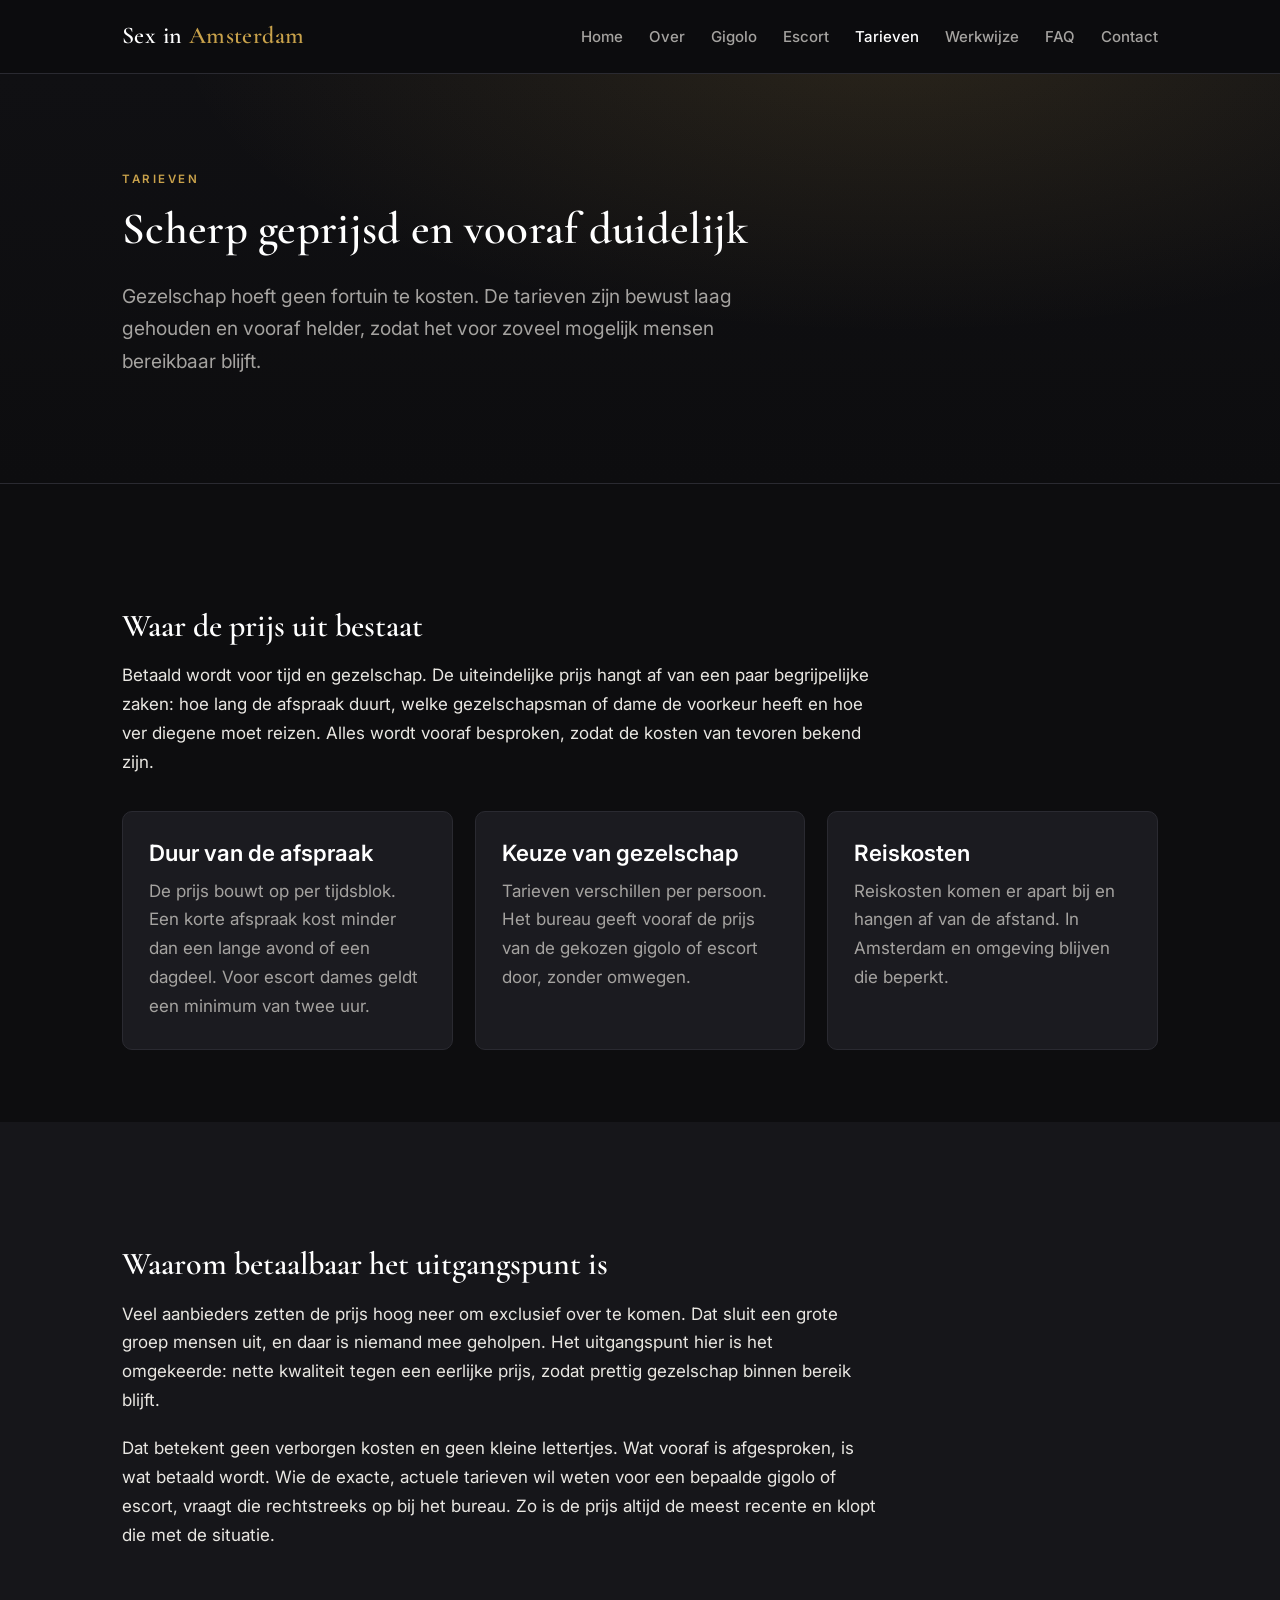
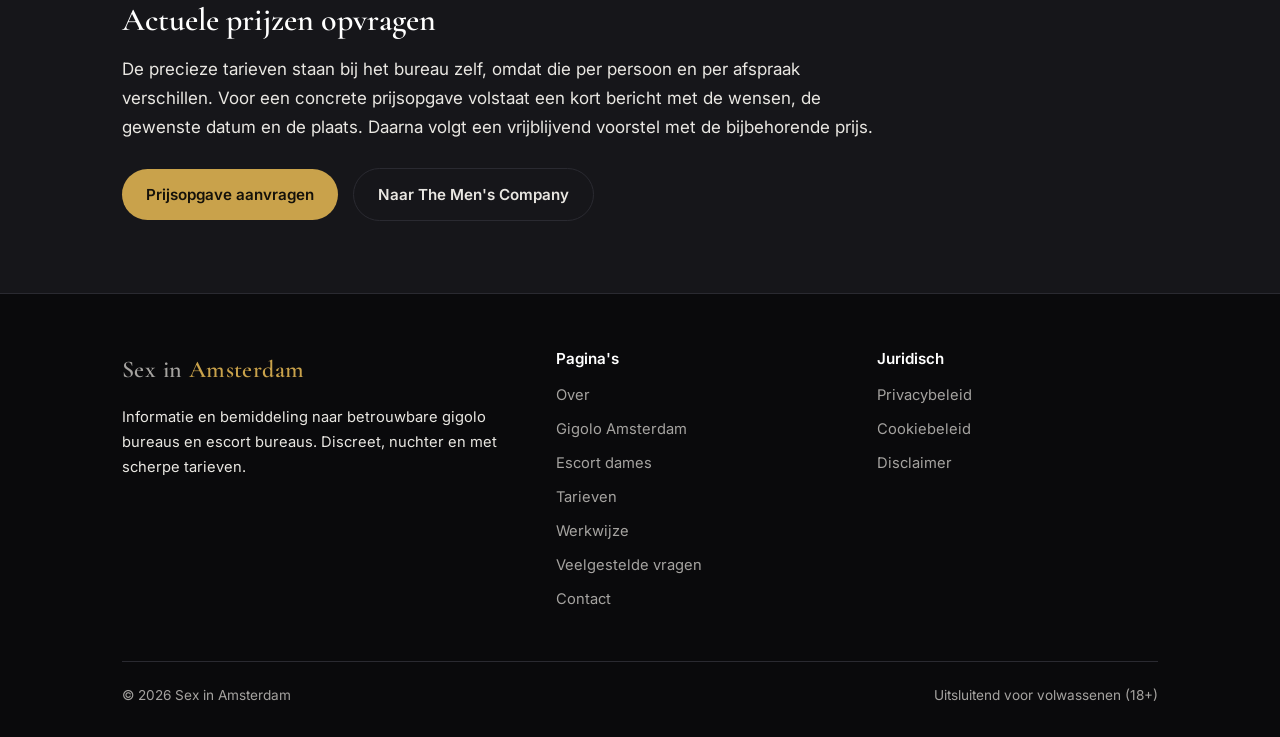
<file: tarieven.html>
<!DOCTYPE html>
<html lang="nl">
<head>
<meta charset="utf-8">
<meta name="viewport" content="width=device-width, initial-scale=1">
<title>Tarieven | Scherpe en heldere prijzen voor gigolo en escort</title>
<meta name="description" content="Hoe de tarieven voor een gigolo of escort zijn opgebouwd. Scherp geprijsd, vooraf duidelijk en zonder verrassingen achteraf. Betaalbaar gezelschap in Amsterdam.">
<link rel="canonical" href="https://sex-in-amsterdam.nl/tarieven.html">
<meta property="og:title" content="Tarieven gigolo en escort Amsterdam">
<meta property="og:description" content="Scherpe, heldere prijzen zonder verrassingen achteraf. Betaalbaar gezelschap.">
<meta property="og:type" content="website">
<meta property="og:locale" content="nl_NL">
<meta name="robots" content="index, follow">
<link rel="icon" href="/assets/favicon.svg" type="image/svg+xml">
<link rel="preconnect" href="https://fonts.googleapis.com">
<link rel="preconnect" href="https://fonts.gstatic.com" crossorigin>
<link href="https://fonts.googleapis.com/css2?family=Cormorant+Garamond:wght@500;600&family=Inter:wght@400;500;600&display=swap" rel="stylesheet">
<link rel="stylesheet" href="/assets/styles.css">
</head>
<body>
<header class="site-header">
  <nav class="nav">
    <a href="/" class="brand">Sex in <span>Amsterdam</span></a>
    <button class="nav-toggle" aria-label="Menu" aria-expanded="false">Menu</button>
    <ul class="nav-links">
      <li><a href="/">Home</a></li>
      <li><a href="/over.html">Over</a></li>
      <li><a href="/gigolo-amsterdam.html">Gigolo</a></li>
      <li><a href="/escort-amsterdam.html">Escort</a></li>
      <li><a href="/tarieven.html" class="active">Tarieven</a></li>
      <li><a href="/werkwijze.html">Werkwijze</a></li>
      <li><a href="/faq.html">FAQ</a></li>
      <li><a href="/contact.html">Contact</a></li>
    </ul>
  </nav>
</header>

<section class="hero">
  <div class="container">
    <p class="eyebrow">Tarieven</p>
    <h1>Scherp geprijsd en vooraf duidelijk</h1>
    <p class="lead">Gezelschap hoeft geen fortuin te kosten. De tarieven zijn bewust laag gehouden en vooraf helder, zodat het voor zoveel mogelijk mensen bereikbaar blijft.</p>
  </div>
</section>

<section class="section">
  <div class="container">
    <div class="prose">
      <h2>Waar de prijs uit bestaat</h2>
      <p>Betaald wordt voor tijd en gezelschap. De uiteindelijke prijs hangt af van een paar begrijpelijke zaken: hoe lang de afspraak duurt, welke gezelschapsman of dame de voorkeur heeft en hoe ver diegene moet reizen. Alles wordt vooraf besproken, zodat de kosten van tevoren bekend zijn.</p>
    </div>
    <div class="grid grid-3" style="margin-top:34px;">
      <div class="card">
        <h3>Duur van de afspraak</h3>
        <p>De prijs bouwt op per tijdsblok. Een korte afspraak kost minder dan een lange avond of een dagdeel. Voor escort dames geldt een minimum van twee uur.</p>
      </div>
      <div class="card">
        <h3>Keuze van gezelschap</h3>
        <p>Tarieven verschillen per persoon. Het bureau geeft vooraf de prijs van de gekozen gigolo of escort door, zonder omwegen.</p>
      </div>
      <div class="card">
        <h3>Reiskosten</h3>
        <p>Reiskosten komen er apart bij en hangen af van de afstand. In Amsterdam en omgeving blijven die beperkt.</p>
      </div>
    </div>
  </div>
</section>

<section class="section section-soft">
  <div class="container">
    <div class="prose">
      <h2>Waarom betaalbaar het uitgangspunt is</h2>
      <p>Veel aanbieders zetten de prijs hoog neer om exclusief over te komen. Dat sluit een grote groep mensen uit, en daar is niemand mee geholpen. Het uitgangspunt hier is het omgekeerde: nette kwaliteit tegen een eerlijke prijs, zodat prettig gezelschap binnen bereik blijft.</p>
      <p>Dat betekent geen verborgen kosten en geen kleine lettertjes. Wat vooraf is afgesproken, is wat betaald wordt. Wie de exacte, actuele tarieven wil weten voor een bepaalde gigolo of escort, vraagt die rechtstreeks op bij het bureau. Zo is de prijs altijd de meest recente en klopt die met de situatie.</p>
      <h2>Actuele prijzen opvragen</h2>
      <p>De precieze tarieven staan bij het bureau zelf, omdat die per persoon en per afspraak verschillen. Voor een concrete prijsopgave volstaat een kort bericht met de wensen, de gewenste datum en de plaats. Daarna volgt een vrijblijvend voorstel met de bijbehorende prijs.</p>
    </div>
    <div style="margin-top:26px;">
      <a href="/contact.html" class="btn btn-primary">Prijsopgave aanvragen</a>
      <a href="https://www.gigolo-services.com/" rel="nofollow noopener" target="_blank" class="btn btn-ghost" style="margin-left:10px;">Naar The Men's Company</a>
    </div>
  </div>
</section>

<footer class="site-footer">
  <div class="container">
    <div class="footer-grid">
      <div>
        <a href="/" class="brand">Sex in <span>Amsterdam</span></a>
        <p style="margin-top:14px;">Informatie en bemiddeling naar betrouwbare gigolo bureaus en escort bureaus. Discreet, nuchter en met scherpe tarieven.</p>
      </div>
      <div>
        <h4>Pagina's</h4>
        <ul>
          <li><a href="/over.html">Over</a></li>
          <li><a href="/gigolo-amsterdam.html">Gigolo Amsterdam</a></li>
          <li><a href="/escort-amsterdam.html">Escort dames</a></li>
          <li><a href="/tarieven.html">Tarieven</a></li>
          <li><a href="/werkwijze.html">Werkwijze</a></li>
          <li><a href="/faq.html">Veelgestelde vragen</a></li>
          <li><a href="/contact.html">Contact</a></li>
        </ul>
      </div>
      <div>
        <h4>Juridisch</h4>
        <ul>
          <li><a href="/privacybeleid.html">Privacybeleid</a></li>
          <li><a href="/cookiebeleid.html">Cookiebeleid</a></li>
          <li><a href="/disclaimer.html">Disclaimer</a></li>
        </ul>
      </div>
    </div>
    <div class="footer-bottom">
      <span>&copy; 2026 Sex in Amsterdam</span>
      <span>Uitsluitend voor volwassenen (18+)</span>
    </div>
  </div>
</footer>
<script>
  var t = document.querySelector('.nav-toggle');
  var l = document.querySelector('.nav-links');
  if (t) t.addEventListener('click', function () {
    var open = l.classList.toggle('open');
    t.setAttribute('aria-expanded', open);
  });
</script>
</body>
</html>
</file>
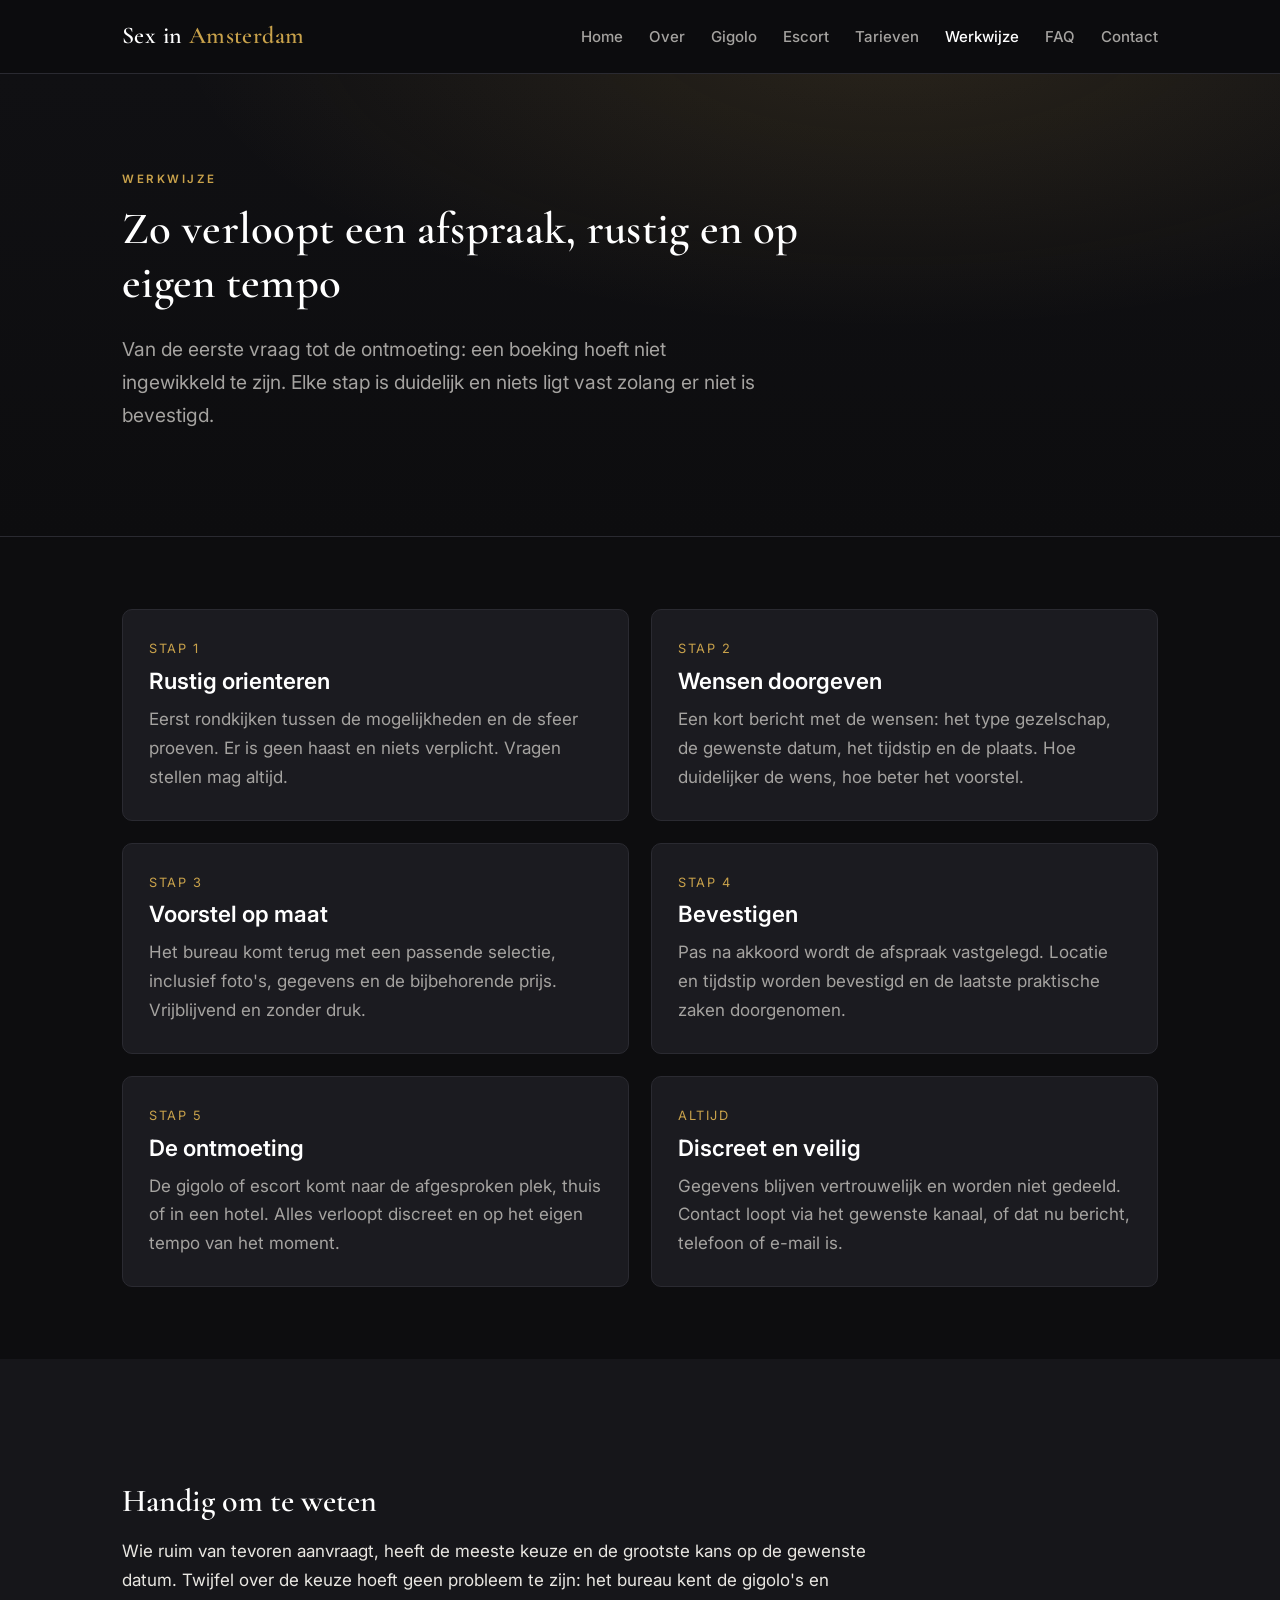
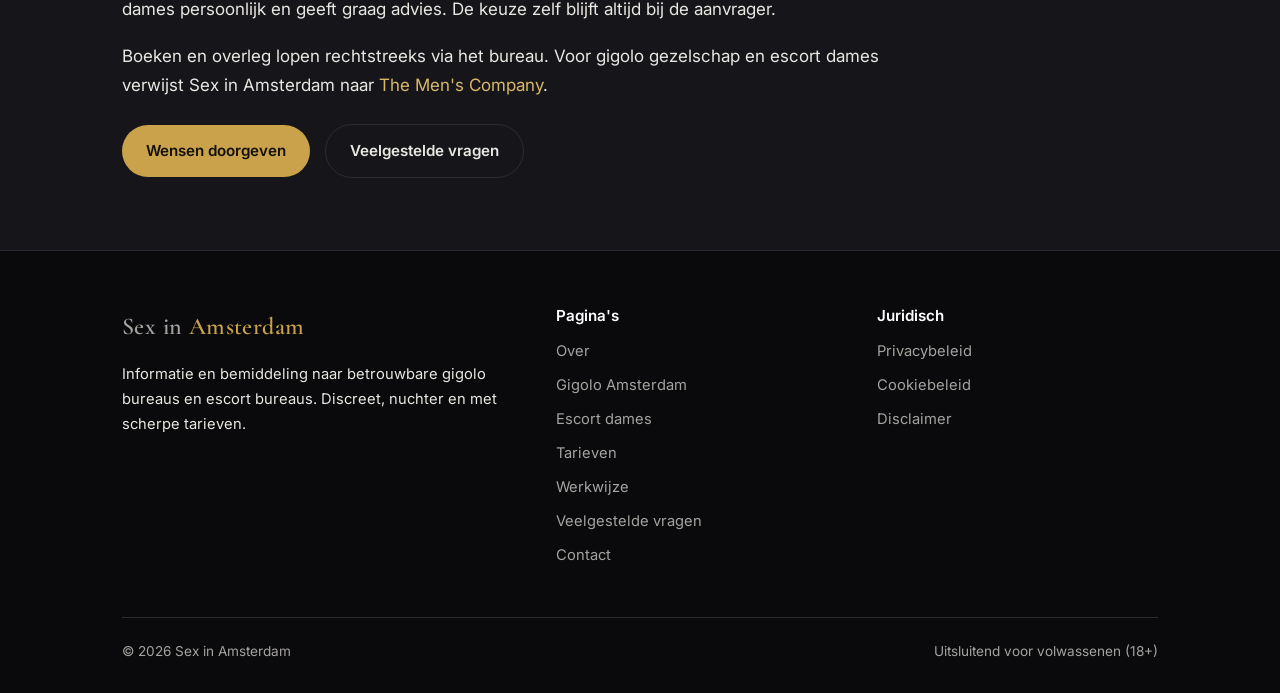
<file: werkwijze.html>
<!DOCTYPE html>
<html lang="nl">
<head>
<meta charset="utf-8">
<meta name="viewport" content="width=device-width, initial-scale=1">
<title>Werkwijze | Zo verloopt een boeking, discreet en zonder gedoe</title>
<meta name="description" content="Stap voor stap: hoe een afspraak met een gigolo of escort verloopt. Van eerste vraag tot ontmoeting, discreet, duidelijk en op eigen tempo.">
<link rel="canonical" href="https://sex-in-amsterdam.nl/werkwijze.html">
<meta property="og:title" content="Werkwijze | Zo verloopt een boeking">
<meta property="og:description" content="Stap voor stap van eerste vraag tot ontmoeting. Discreet en duidelijk.">
<meta property="og:type" content="website">
<meta property="og:locale" content="nl_NL">
<meta name="robots" content="index, follow">
<link rel="icon" href="/assets/favicon.svg" type="image/svg+xml">
<link rel="preconnect" href="https://fonts.googleapis.com">
<link rel="preconnect" href="https://fonts.gstatic.com" crossorigin>
<link href="https://fonts.googleapis.com/css2?family=Cormorant+Garamond:wght@500;600&family=Inter:wght@400;500;600&display=swap" rel="stylesheet">
<link rel="stylesheet" href="/assets/styles.css">
</head>
<body>
<header class="site-header">
  <nav class="nav">
    <a href="/" class="brand">Sex in <span>Amsterdam</span></a>
    <button class="nav-toggle" aria-label="Menu" aria-expanded="false">Menu</button>
    <ul class="nav-links">
      <li><a href="/">Home</a></li>
      <li><a href="/over.html">Over</a></li>
      <li><a href="/gigolo-amsterdam.html">Gigolo</a></li>
      <li><a href="/escort-amsterdam.html">Escort</a></li>
      <li><a href="/tarieven.html">Tarieven</a></li>
      <li><a href="/werkwijze.html" class="active">Werkwijze</a></li>
      <li><a href="/faq.html">FAQ</a></li>
      <li><a href="/contact.html">Contact</a></li>
    </ul>
  </nav>
</header>

<section class="hero">
  <div class="container">
    <p class="eyebrow">Werkwijze</p>
    <h1>Zo verloopt een afspraak, rustig en op eigen tempo</h1>
    <p class="lead">Van de eerste vraag tot de ontmoeting: een boeking hoeft niet ingewikkeld te zijn. Elke stap is duidelijk en niets ligt vast zolang er niet is bevestigd.</p>
  </div>
</section>

<section class="section">
  <div class="container">
    <div class="grid grid-2">
      <div class="card">
        <div class="role" style="color:var(--gold); font-size:0.8rem; letter-spacing:1.5px; text-transform:uppercase; margin-bottom:8px;">Stap 1</div>
        <h3>Rustig orienteren</h3>
        <p>Eerst rondkijken tussen de mogelijkheden en de sfeer proeven. Er is geen haast en niets verplicht. Vragen stellen mag altijd.</p>
      </div>
      <div class="card">
        <div class="role" style="color:var(--gold); font-size:0.8rem; letter-spacing:1.5px; text-transform:uppercase; margin-bottom:8px;">Stap 2</div>
        <h3>Wensen doorgeven</h3>
        <p>Een kort bericht met de wensen: het type gezelschap, de gewenste datum, het tijdstip en de plaats. Hoe duidelijker de wens, hoe beter het voorstel.</p>
      </div>
      <div class="card">
        <div class="role" style="color:var(--gold); font-size:0.8rem; letter-spacing:1.5px; text-transform:uppercase; margin-bottom:8px;">Stap 3</div>
        <h3>Voorstel op maat</h3>
        <p>Het bureau komt terug met een passende selectie, inclusief foto's, gegevens en de bijbehorende prijs. Vrijblijvend en zonder druk.</p>
      </div>
      <div class="card">
        <div class="role" style="color:var(--gold); font-size:0.8rem; letter-spacing:1.5px; text-transform:uppercase; margin-bottom:8px;">Stap 4</div>
        <h3>Bevestigen</h3>
        <p>Pas na akkoord wordt de afspraak vastgelegd. Locatie en tijdstip worden bevestigd en de laatste praktische zaken doorgenomen.</p>
      </div>
      <div class="card">
        <div class="role" style="color:var(--gold); font-size:0.8rem; letter-spacing:1.5px; text-transform:uppercase; margin-bottom:8px;">Stap 5</div>
        <h3>De ontmoeting</h3>
        <p>De gigolo of escort komt naar de afgesproken plek, thuis of in een hotel. Alles verloopt discreet en op het eigen tempo van het moment.</p>
      </div>
      <div class="card">
        <div class="role" style="color:var(--gold); font-size:0.8rem; letter-spacing:1.5px; text-transform:uppercase; margin-bottom:8px;">Altijd</div>
        <h3>Discreet en veilig</h3>
        <p>Gegevens blijven vertrouwelijk en worden niet gedeeld. Contact loopt via het gewenste kanaal, of dat nu bericht, telefoon of e-mail is.</p>
      </div>
    </div>
  </div>
</section>

<section class="section section-soft">
  <div class="container">
    <div class="prose">
      <h2>Handig om te weten</h2>
      <p>Wie ruim van tevoren aanvraagt, heeft de meeste keuze en de grootste kans op de gewenste datum. Twijfel over de keuze hoeft geen probleem te zijn: het bureau kent de gigolo's en dames persoonlijk en geeft graag advies. De keuze zelf blijft altijd bij de aanvrager.</p>
      <p>Boeken en overleg lopen rechtstreeks via het bureau. Voor gigolo gezelschap en escort dames verwijst Sex in Amsterdam naar <a href="https://www.gigolo-services.com/" rel="nofollow noopener" target="_blank">The Men's Company</a>.</p>
    </div>
    <div style="margin-top:24px;">
      <a href="/contact.html" class="btn btn-primary">Wensen doorgeven</a>
      <a href="/faq.html" class="btn btn-ghost" style="margin-left:10px;">Veelgestelde vragen</a>
    </div>
  </div>
</section>

<footer class="site-footer">
  <div class="container">
    <div class="footer-grid">
      <div>
        <a href="/" class="brand">Sex in <span>Amsterdam</span></a>
        <p style="margin-top:14px;">Informatie en bemiddeling naar betrouwbare gigolo bureaus en escort bureaus. Discreet, nuchter en met scherpe tarieven.</p>
      </div>
      <div>
        <h4>Pagina's</h4>
        <ul>
          <li><a href="/over.html">Over</a></li>
          <li><a href="/gigolo-amsterdam.html">Gigolo Amsterdam</a></li>
          <li><a href="/escort-amsterdam.html">Escort dames</a></li>
          <li><a href="/tarieven.html">Tarieven</a></li>
          <li><a href="/werkwijze.html">Werkwijze</a></li>
          <li><a href="/faq.html">Veelgestelde vragen</a></li>
          <li><a href="/contact.html">Contact</a></li>
        </ul>
      </div>
      <div>
        <h4>Juridisch</h4>
        <ul>
          <li><a href="/privacybeleid.html">Privacybeleid</a></li>
          <li><a href="/cookiebeleid.html">Cookiebeleid</a></li>
          <li><a href="/disclaimer.html">Disclaimer</a></li>
        </ul>
      </div>
    </div>
    <div class="footer-bottom">
      <span>&copy; 2026 Sex in Amsterdam</span>
      <span>Uitsluitend voor volwassenen (18+)</span>
    </div>
  </div>
</footer>
<script>
  var t = document.querySelector('.nav-toggle');
  var l = document.querySelector('.nav-links');
  if (t) t.addEventListener('click', function () {
    var open = l.classList.toggle('open');
    t.setAttribute('aria-expanded', open);
  });
</script>
</body>
</html>
</file>
<file: assets/styles.css>
/* Sex in Amsterdam - donker en elegant */
:root {
  --bg: #0d0d0f;
  --bg-soft: #16161a;
  --bg-card: #1b1b20;
  --line: #2a2a31;
  --text: #e9e7e2;
  --muted: #a5a3a0;
  --gold: #c9a24b;
  --gold-soft: #d9b968;
  --maxw: 1080px;
  --radius: 10px;
}

* { box-sizing: border-box; }

html { scroll-behavior: smooth; }

body {
  margin: 0;
  background: var(--bg);
  color: var(--text);
  font-family: "Inter", -apple-system, BlinkMacSystemFont, "Segoe UI", Roboto, Helvetica, Arial, sans-serif;
  font-size: 17px;
  line-height: 1.7;
  -webkit-font-smoothing: antialiased;
}

h1, h2, h3, h4 {
  font-family: "Cormorant Garamond", Georgia, "Times New Roman", serif;
  font-weight: 600;
  line-height: 1.2;
  color: #fff;
  margin: 0 0 0.5em;
}

h1 { font-size: 2.8rem; letter-spacing: 0.3px; }
h2 { font-size: 2rem; }
h3 { font-size: 1.4rem; font-family: "Inter", sans-serif; font-weight: 600; }

p { margin: 0 0 1.1em; color: var(--text); }

a { color: var(--gold-soft); text-decoration: none; }
a:hover { color: #fff; }

img { max-width: 100%; display: block; }

.container { max-width: var(--maxw); margin: 0 auto; padding: 0 22px; }

.section { padding: 72px 0; }
.section-soft { background: var(--bg-soft); }

.eyebrow {
  text-transform: uppercase;
  letter-spacing: 2.5px;
  font-size: 0.72rem;
  color: var(--gold);
  font-weight: 600;
  margin-bottom: 14px;
}

.lead { font-size: 1.2rem; color: var(--muted); max-width: 640px; }

/* Header */
.site-header {
  position: sticky;
  top: 0;
  z-index: 50;
  background: rgba(13,13,15,0.9);
  backdrop-filter: blur(8px);
  border-bottom: 1px solid var(--line);
}
.nav {
  display: flex;
  align-items: center;
  justify-content: space-between;
  padding: 16px 22px;
  max-width: var(--maxw);
  margin: 0 auto;
}
.brand {
  font-family: "Cormorant Garamond", serif;
  font-size: 1.5rem;
  font-weight: 600;
  color: #fff;
  letter-spacing: 0.4px;
}
.brand span { color: var(--gold); }
.nav-links {
  display: flex;
  gap: 26px;
  list-style: none;
  margin: 0;
  padding: 0;
  align-items: center;
}
.nav-links a {
  color: var(--muted);
  font-size: 0.94rem;
  font-weight: 500;
}
.nav-links a:hover, .nav-links a.active { color: #fff; }
.nav-toggle {
  display: none;
  background: none;
  border: 1px solid var(--line);
  color: var(--text);
  border-radius: 8px;
  padding: 8px 12px;
  font-size: 1rem;
  cursor: pointer;
}

/* Hero */
.hero {
  position: relative;
  padding: 96px 0 84px;
  background:
    radial-gradient(1200px 500px at 70% -10%, rgba(201,162,75,0.14), transparent 60%),
    linear-gradient(180deg, #101013, #0d0d0f);
  border-bottom: 1px solid var(--line);
}
.hero h1 { max-width: 780px; }
.hero .lead { margin-top: 8px; }
.hero-actions { margin-top: 30px; display: flex; gap: 14px; flex-wrap: wrap; }

/* Buttons */
.btn {
  display: inline-block;
  padding: 13px 24px;
  border-radius: 999px;
  font-weight: 600;
  font-size: 0.95rem;
  cursor: pointer;
  transition: transform 0.15s ease, background 0.15s ease;
}
.btn-primary { background: var(--gold); color: #14110a; }
.btn-primary:hover { background: var(--gold-soft); color: #14110a; transform: translateY(-1px); }
.btn-ghost { border: 1px solid var(--line); color: var(--text); }
.btn-ghost:hover { border-color: var(--gold); color: #fff; }

/* Grid cards */
.grid { display: grid; gap: 22px; }
.grid-3 { grid-template-columns: repeat(3, 1fr); }
.grid-2 { grid-template-columns: repeat(2, 1fr); }

.card {
  background: var(--bg-card);
  border: 1px solid var(--line);
  border-radius: var(--radius);
  padding: 28px 26px;
}
.card h3 { margin-bottom: 10px; }
.card p { color: var(--muted); margin-bottom: 0; }
.card .icon {
  width: 40px; height: 40px;
  color: var(--gold);
  margin-bottom: 16px;
}

/* Split */
.split {
  display: grid;
  grid-template-columns: 1fr 1fr;
  gap: 48px;
  align-items: center;
}

/* Feature list */
.checklist { list-style: none; padding: 0; margin: 0; }
.checklist li {
  position: relative;
  padding-left: 30px;
  margin-bottom: 14px;
  color: var(--text);
}
.checklist li::before {
  content: "";
  position: absolute;
  left: 0; top: 9px;
  width: 8px; height: 8px;
  background: var(--gold);
  border-radius: 50%;
}

/* Prose */
.prose { max-width: 760px; }
.prose h2 { margin-top: 1.6em; }
.prose h3 { margin-top: 1.4em; }
.prose ul { padding-left: 20px; }
.prose li { margin-bottom: 8px; }

/* Quote */
.quote {
  border-left: 3px solid var(--gold);
  padding: 6px 0 6px 22px;
  font-family: "Cormorant Garamond", serif;
  font-size: 1.5rem;
  color: #efe9dd;
  font-style: italic;
  max-width: 720px;
}
.quote cite { display: block; font-size: 0.9rem; color: var(--muted); font-style: normal; margin-top: 10px; font-family: "Inter", sans-serif; }

/* Author */
.author {
  display: flex;
  gap: 22px;
  align-items: center;
  background: var(--bg-card);
  border: 1px solid var(--line);
  border-radius: var(--radius);
  padding: 24px 26px;
}
.author img { width: 92px; height: 92px; border-radius: 50%; flex-shrink: 0; border: 2px solid var(--gold); }
.author .name { font-weight: 600; color: #fff; }
.author .role { font-size: 0.85rem; color: var(--gold); text-transform: uppercase; letter-spacing: 1.5px; margin-bottom: 6px; }
.author p { color: var(--muted); margin: 0; font-size: 0.96rem; }

/* Price */
.price-grid { display: grid; grid-template-columns: repeat(3, 1fr); gap: 22px; }
.price-card { text-align: center; }
.price-card .amount { font-family: "Cormorant Garamond", serif; font-size: 2.4rem; color: var(--gold); margin: 6px 0; }
.price-card .amount small { font-size: 0.9rem; color: var(--muted); }

/* FAQ */
.faq-item {
  border-bottom: 1px solid var(--line);
  padding: 20px 0;
}
.faq-item h3 { margin: 0 0 8px; font-size: 1.12rem; }
.faq-item p { margin: 0; color: var(--muted); }

/* CTA band */
.cta-band {
  background:
    radial-gradient(800px 300px at 50% 0%, rgba(201,162,75,0.16), transparent 65%),
    var(--bg-soft);
  border-top: 1px solid var(--line);
  border-bottom: 1px solid var(--line);
  text-align: center;
}

/* Footer */
.site-footer {
  background: #0a0a0c;
  border-top: 1px solid var(--line);
  padding: 56px 0 30px;
  color: var(--muted);
  font-size: 0.92rem;
}
.footer-grid {
  display: grid;
  grid-template-columns: 1.4fr 1fr 1fr;
  gap: 40px;
  margin-bottom: 40px;
}
.site-footer h4 { color: #fff; font-family: "Inter", sans-serif; font-size: 0.95rem; margin-bottom: 14px; }
.site-footer ul { list-style: none; padding: 0; margin: 0; }
.site-footer li { margin-bottom: 9px; }
.site-footer a { color: var(--muted); }
.site-footer a:hover { color: var(--gold); }
.footer-bottom {
  border-top: 1px solid var(--line);
  padding-top: 22px;
  display: flex;
  justify-content: space-between;
  flex-wrap: wrap;
  gap: 12px;
  font-size: 0.85rem;
}
.disclaimer-box {
  background: var(--bg-soft);
  border: 1px solid var(--line);
  border-radius: var(--radius);
  padding: 22px 24px;
  font-size: 0.88rem;
  color: var(--muted);
  margin-top: 26px;
}

/* Contact */
.contact-mail {
  font-family: "Cormorant Garamond", serif;
  font-size: 1.8rem;
  color: var(--gold);
  word-break: break-word;
}

@media (max-width: 860px) {
  h1 { font-size: 2.2rem; }
  h2 { font-size: 1.7rem; }
  .grid-3, .grid-2, .price-grid { grid-template-columns: 1fr; }
  .split { grid-template-columns: 1fr; gap: 30px; }
  .footer-grid { grid-template-columns: 1fr; gap: 28px; }
  .nav-links {
    display: none;
    position: absolute;
    top: 62px; left: 0; right: 0;
    flex-direction: column;
    background: var(--bg-soft);
    border-bottom: 1px solid var(--line);
    padding: 18px 22px;
    gap: 16px;
  }
  .nav-links.open { display: flex; }
  .nav-toggle { display: block; }
  .author { flex-direction: column; text-align: center; }
}
</file>
